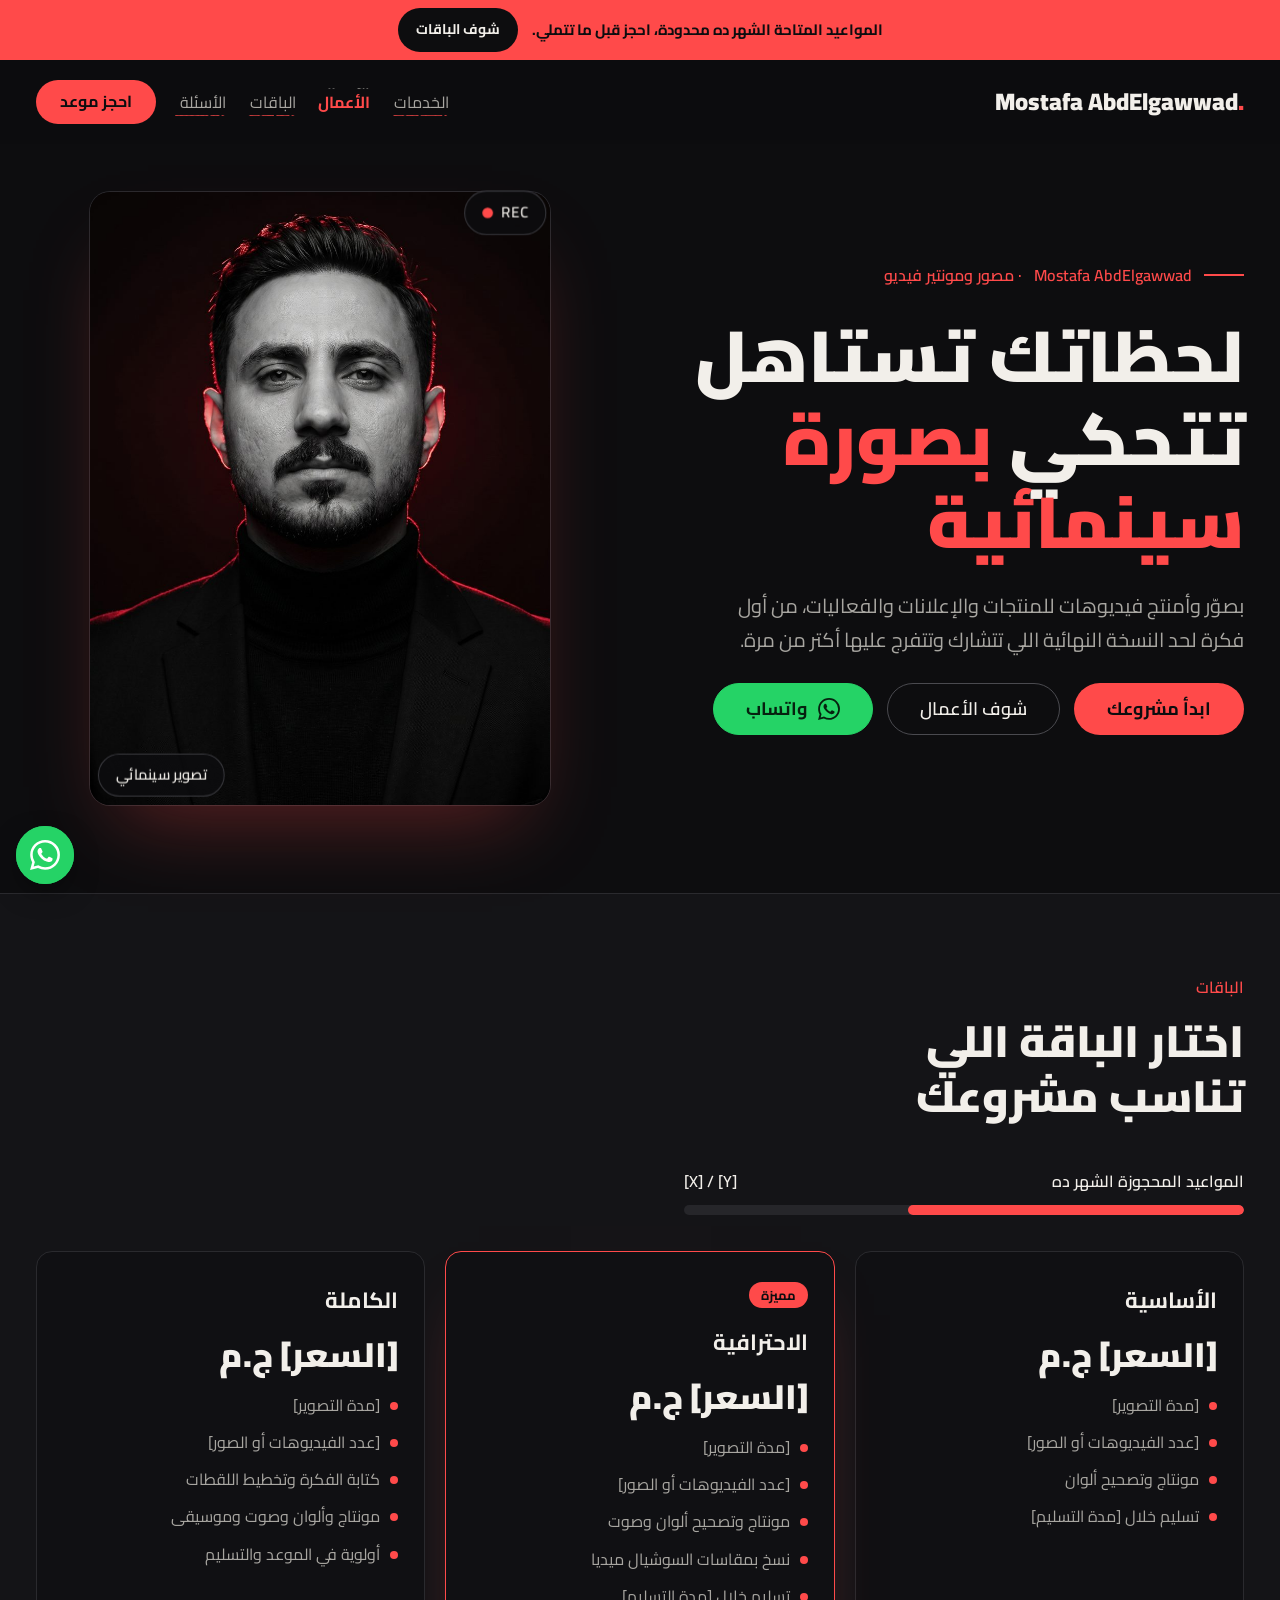
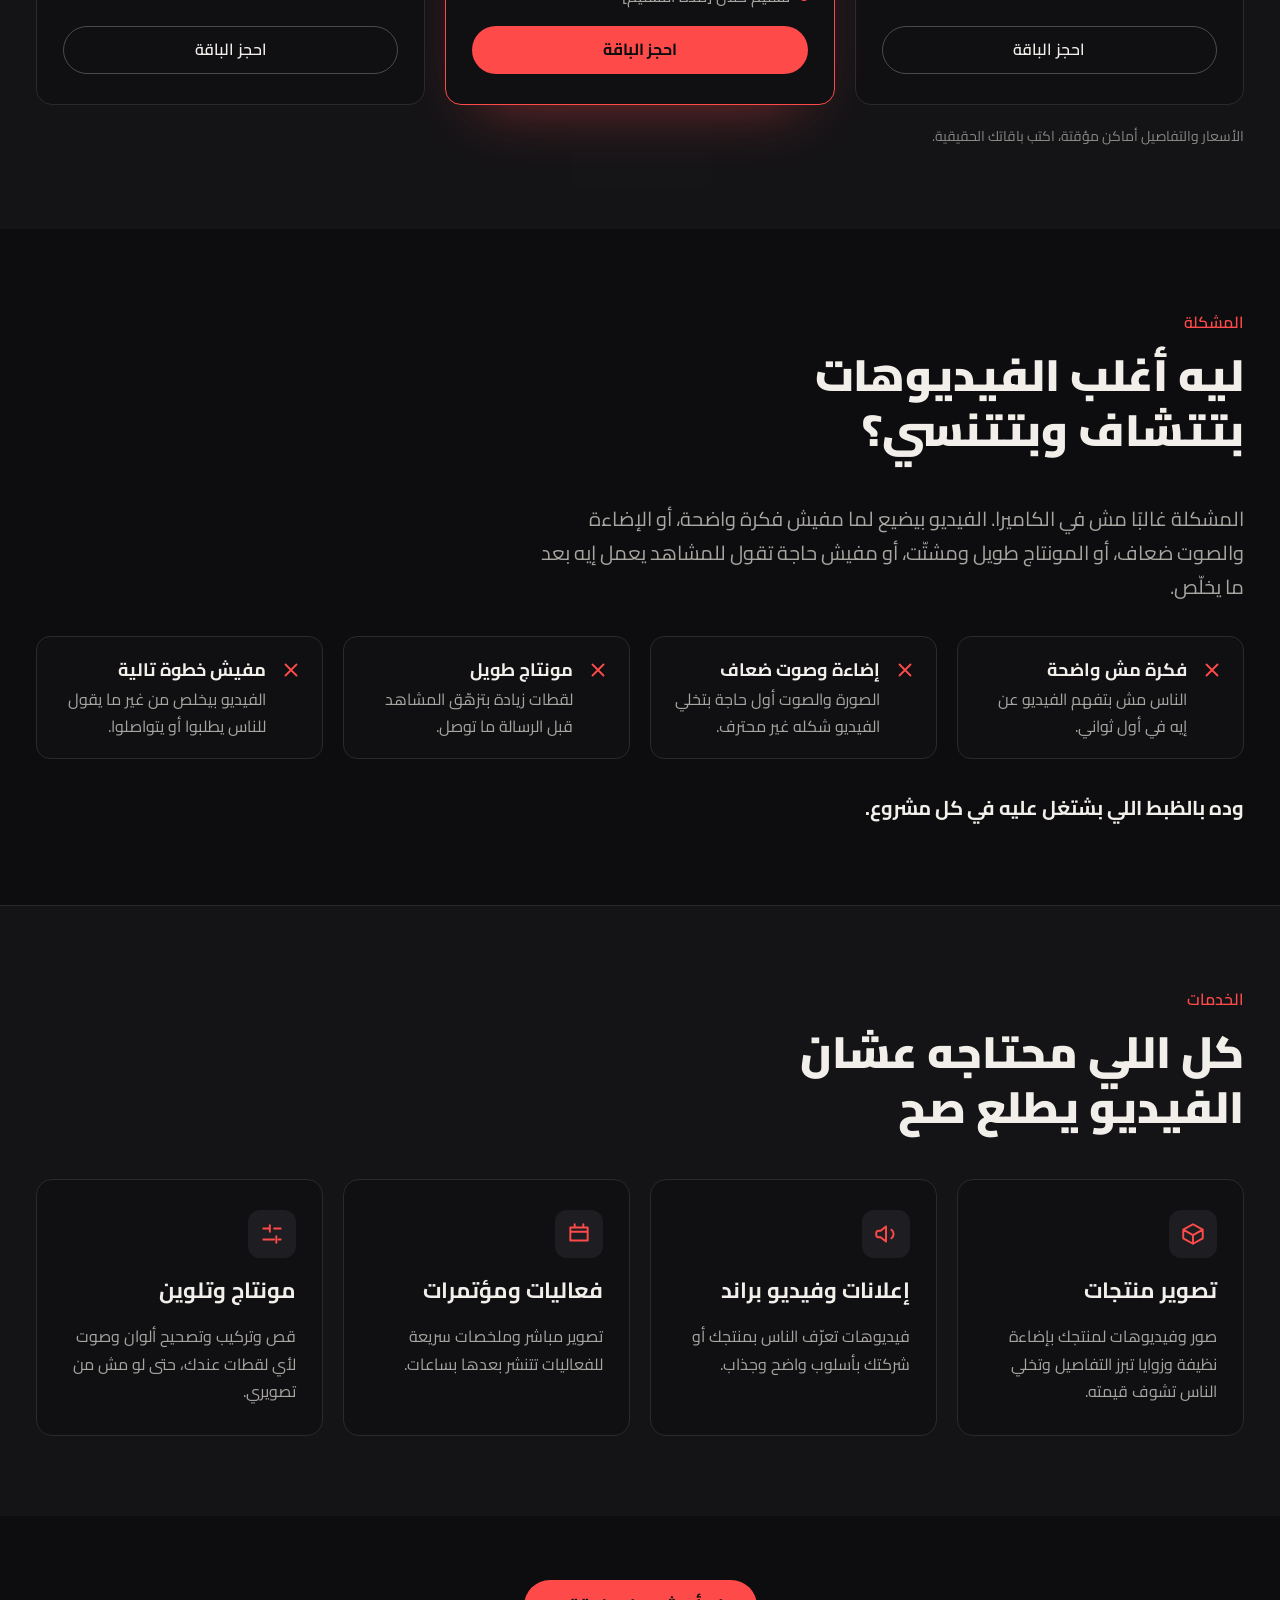
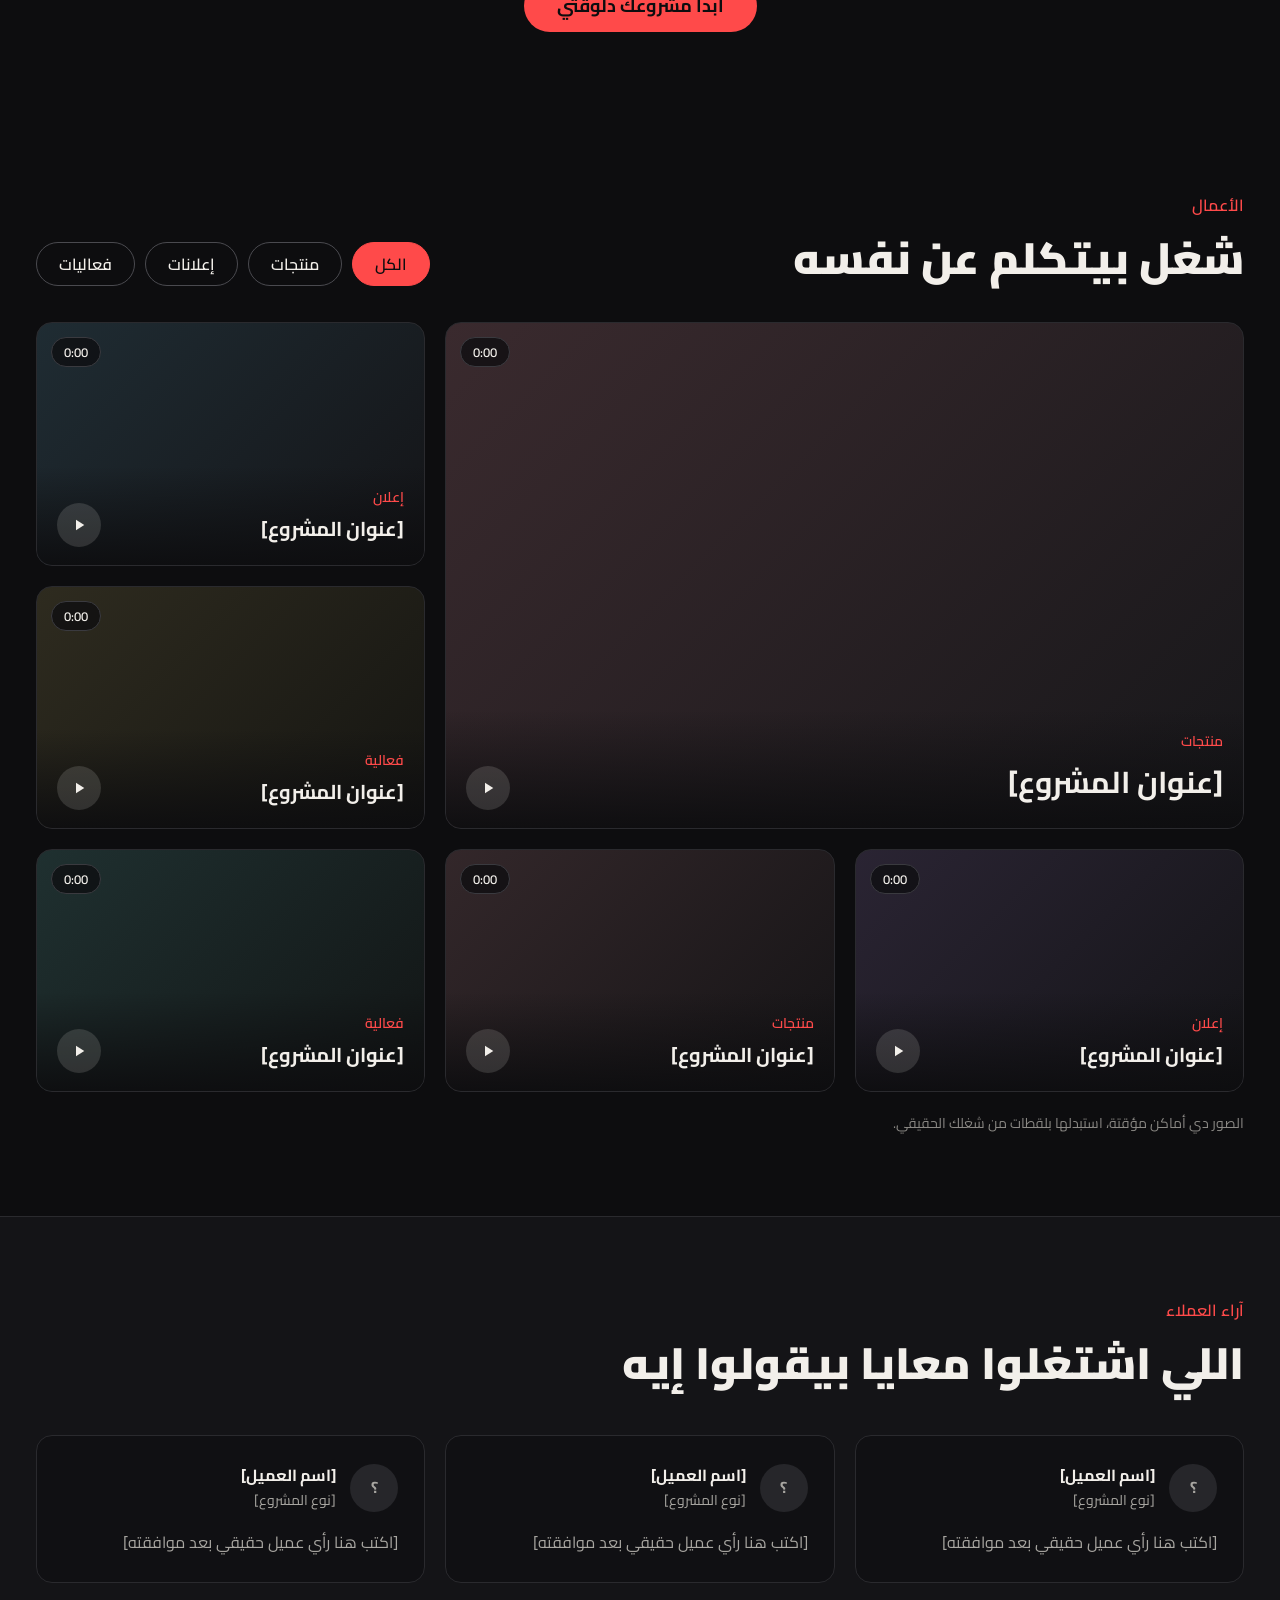
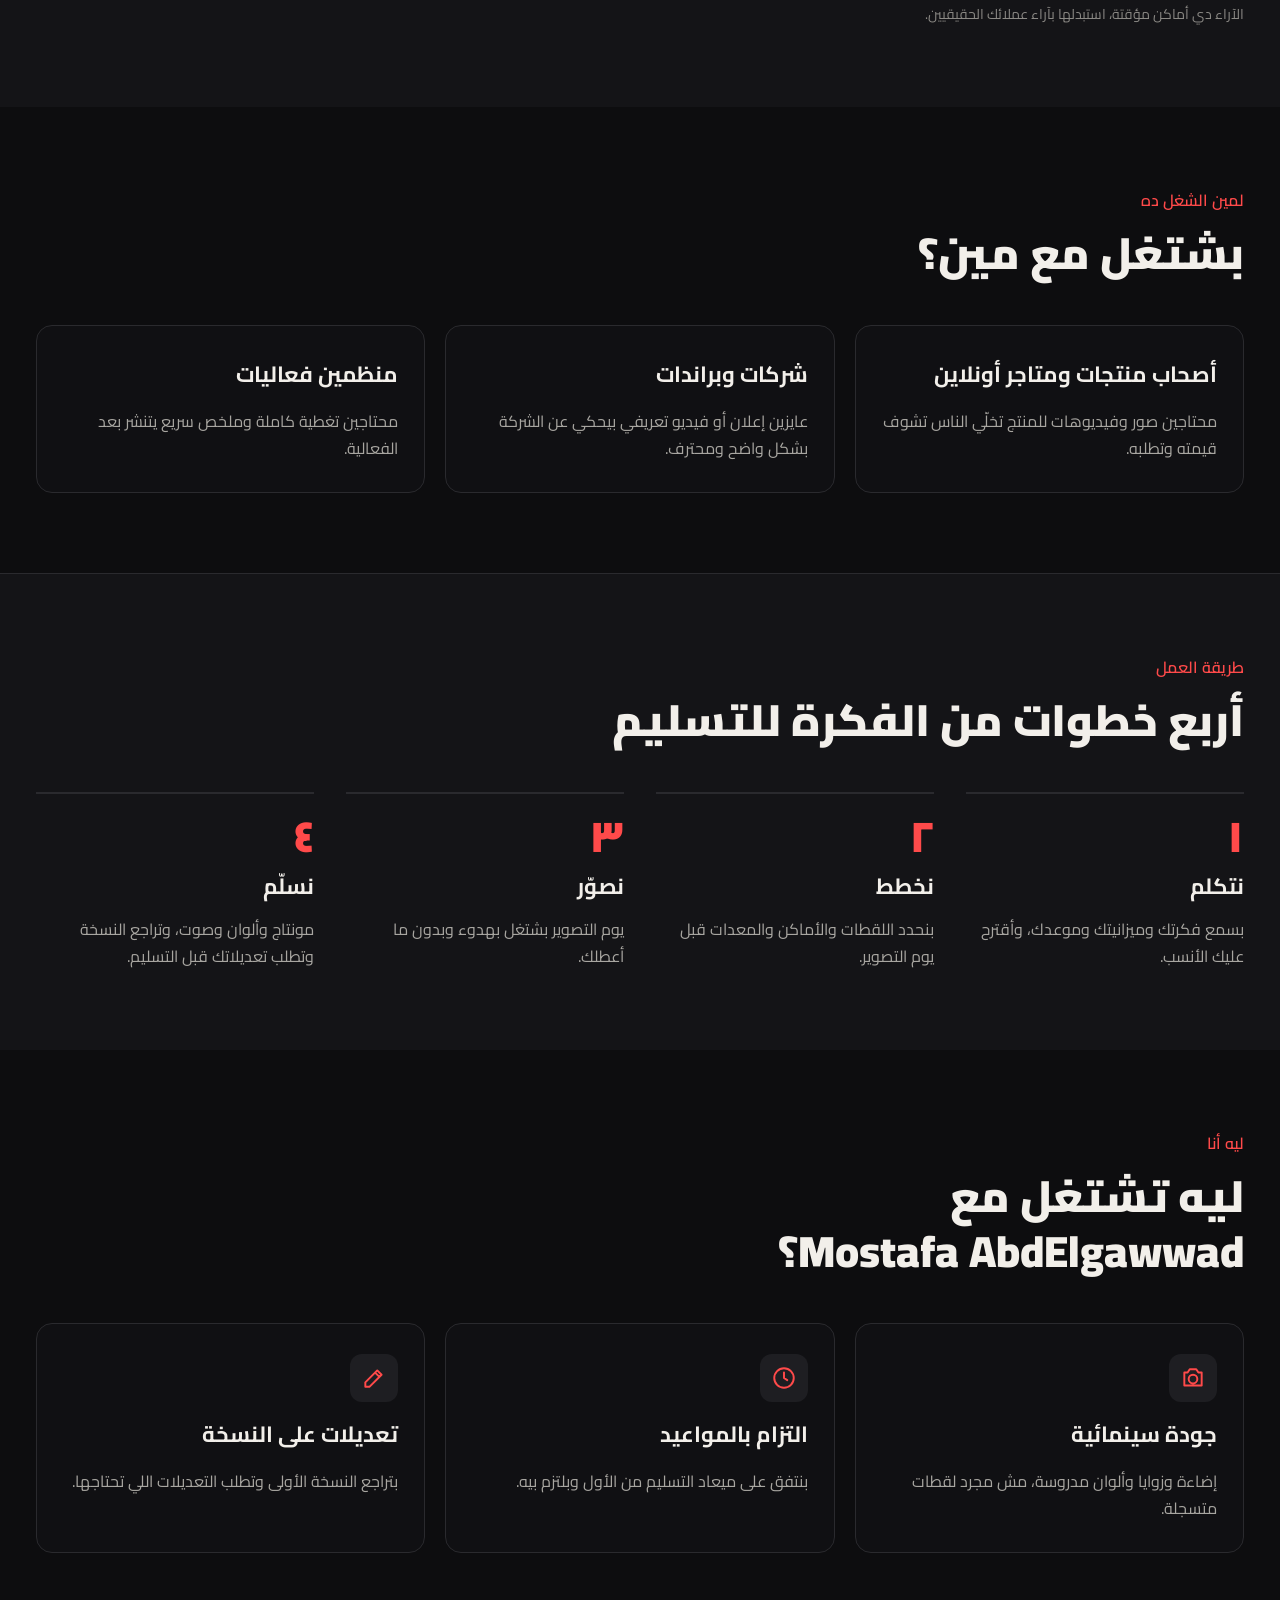
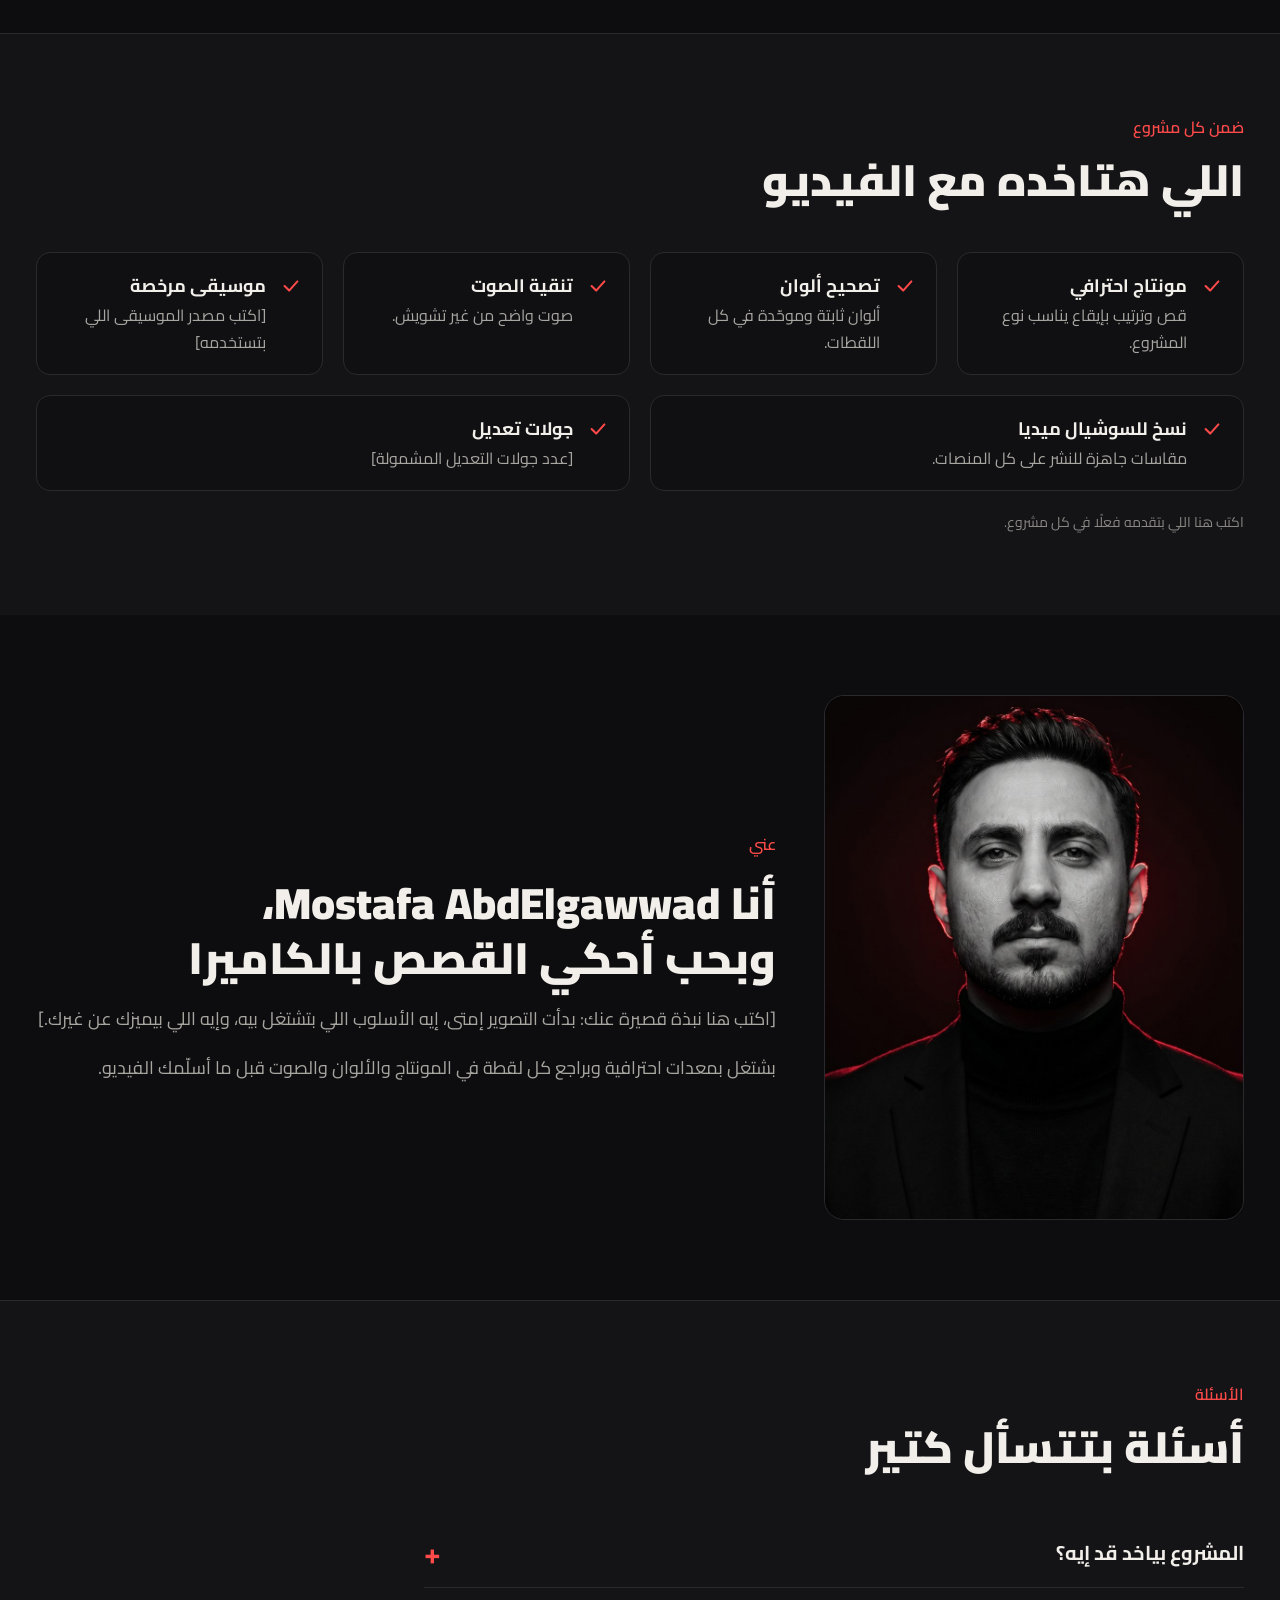
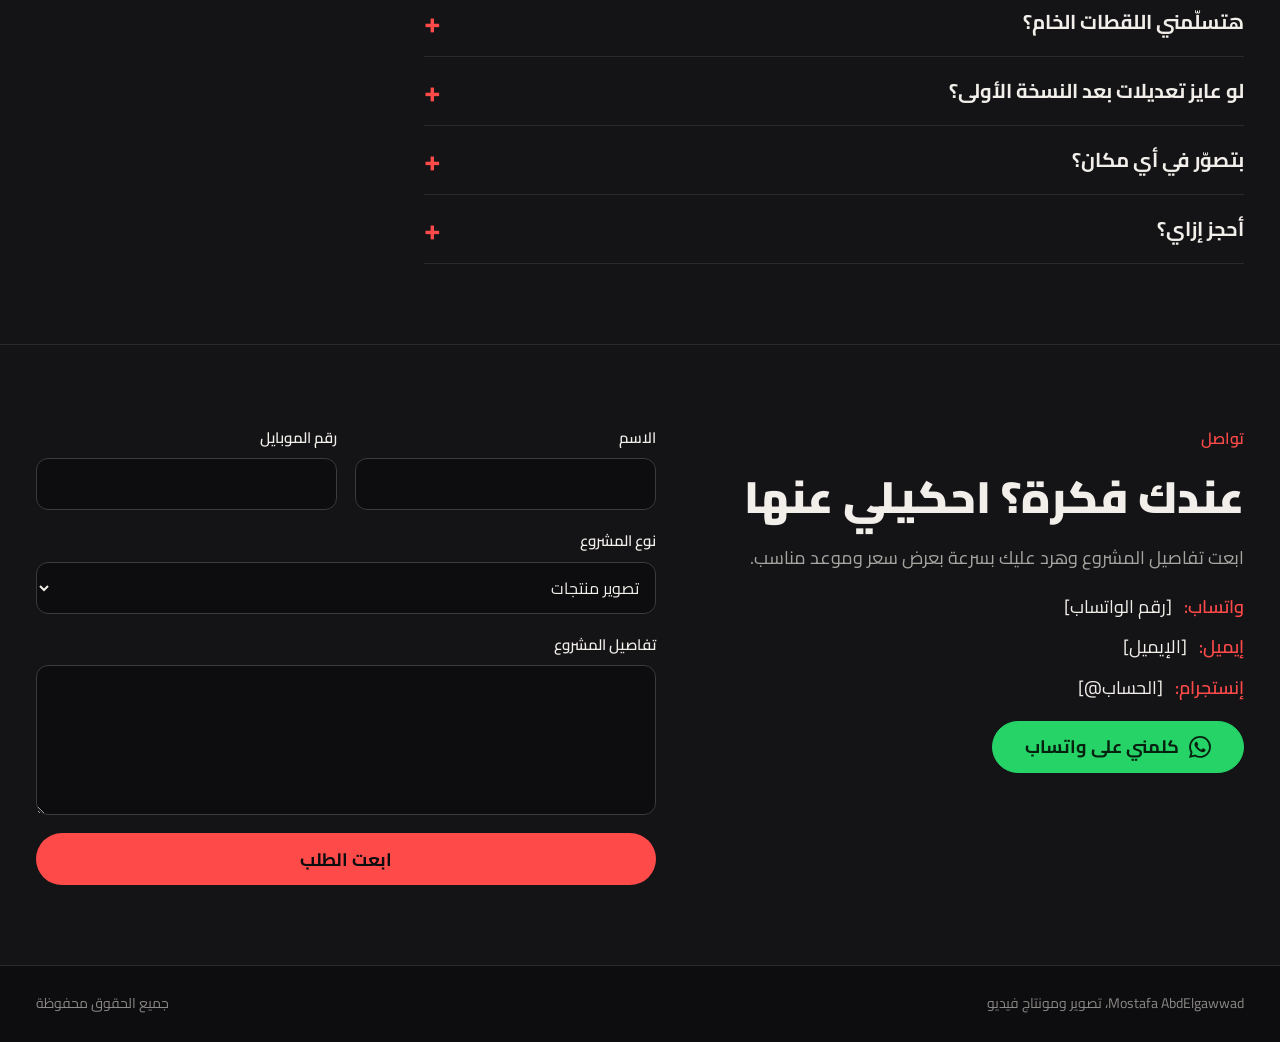
<file: index.html>
<!doctype html><html><head><meta charset=utf8><meta name=viewport content="width=device-width,initial-scale=1,viewport-fit=cover"><style>:root{color-scheme:light;box-sizing:border-box;padding-top:env(safe-area-inset-top,0px);padding-bottom:env(safe-area-inset-bottom,0px)}html{scroll-padding-top:env(safe-area-inset-top,0px)}body{margin:0;padding:0;font:14px -apple-system,BlinkMacSystemFont,sans-serif;background:#fff;color:#000}img{max-width:100%}[hidden]:not([hidden=until-found i]){display:none!important}</style></head><body>
<title>Mostafa AbdElgawwad</title>
<meta name="claude:viewport-fit-sides" content="cover">
<link rel="stylesheet" href="https://fonts.googleapis.com/css2?family=Cairo:wght@400;600;700;900&display=swap">
<style>
/* Layout: dark cinematic single-page, RTL, bands full width with a 1200px inner wrap */
:root{--bg:#0D0D0F;--band:#141417;--card:#101013;--line:#2A2A2E;--fg:#F2EFEA;--muted:#A8A6A1;--accent:#FF4A4A;--ink:#0D0D0F;color-scheme:dark;--font:'Cairo',system-ui,-apple-system,'Segoe UI',Tahoma,sans-serif}
*{box-sizing:border-box}
html{scroll-behavior:smooth}
body{margin:0;background:var(--bg);color:var(--fg);font-family:var(--font);font-size:16px;line-height:1.7;direction:rtl;overflow-x:hidden}
a{color:inherit;text-decoration:none}
a:focus-visible,button:focus-visible,input:focus-visible,select:focus-visible,textarea:focus-visible{outline:2px solid var(--fg);outline-offset:2px}
.wrap{max-width:1240px;margin:0 auto;padding-left:max(16px,env(safe-area-inset-left,0px));padding-right:max(16px,env(safe-area-inset-right,0px))}
.band{background:var(--band);border-top:1px solid var(--line)}
.section{padding-block:80px}
.eyebrow{color:var(--accent);font-weight:600}
h1,h2,h3{margin:0;text-wrap:balance}
h1{font-size:clamp(40px,7vw,72px);line-height:1.15;font-weight:900}
h2{font-size:clamp(30px,4.5vw,44px);line-height:1.25;font-weight:900}
h3{font-size:22px;font-weight:700}
p{margin:0}
.muted{color:var(--muted)}
.btn{display:inline-flex;align-items:center;justify-content:center;min-height:52px;padding:0 32px;border-radius:999px;font-family:inherit;font-weight:700;font-size:18px;cursor:pointer;border:1.5px solid transparent}
.btn-primary{background:var(--accent);color:var(--ink)}
.btn-ghost{border-color:#4A4A4F;color:var(--fg);background:transparent;font-weight:600}
header .wrap{display:flex;flex-wrap:wrap;gap:12px;align-items:center;justify-content:space-between;padding-block:20px}
.logo{font-weight:900;font-size:clamp(18px,5vw,24px)}
.logo span{color:var(--accent)}
nav{display:flex;flex-wrap:wrap;gap:8px 24px;align-items:center;color:var(--muted)}
nav a{padding:10px 0}
nav a.cta{padding:0 24px;min-height:44px;display:inline-flex;align-items:center;background:var(--accent);color:var(--ink);font-weight:700;border-radius:999px}
.hero{display:flex;flex-wrap:wrap;gap:48px;align-items:center;padding-block:48px 88px}
.hero>div{flex:1 1 420px;min-width:0}
.hero .copy{display:flex;flex-direction:column;gap:26px}
.hero .copy p{font-size:20px;max-width:520px}
.rule{display:flex;align-items:center;gap:12px}
.rule i{width:40px;height:2px;background:var(--accent);display:block}
.actions{display:flex;flex-wrap:wrap;gap:14px}
.reel{position:relative;aspect-ratio:16/10;max-width:100%;border-radius:20px;overflow:hidden;border:1px solid var(--line);background:radial-gradient(120% 90% at 30% 20%,#3A2A24 0%,#17171A 55%,#0D0D0F 100%);display:flex;align-items:center;justify-content:center}
.reel .rec{position:absolute;top:16px;right:18px;display:flex;gap:8px;align-items:center;font-size:13px;color:var(--muted);direction:ltr}
.reel .rec b{width:10px;height:10px;border-radius:50%;background:var(--accent);display:block}
.reel .play{width:88px;height:88px;border-radius:50%;border:none;background:var(--accent);color:var(--ink);display:flex;align-items:center;justify-content:center;cursor:pointer}
.reel .cap{position:absolute;bottom:14px;right:20px;left:20px;display:flex;justify-content:space-between;font-size:14px;color:var(--muted)}
.grid{display:flex;flex-wrap:wrap;gap:20px}
.grid>*{min-width:0}
.head{display:flex;flex-direction:column;gap:12px;max-width:640px;margin-bottom:44px}
.svc{flex:1 1 240px;padding:30px 26px;background:var(--card);border:1px solid var(--line);border-radius:16px;display:flex;flex-direction:column;gap:14px}
.svc .ic{width:48px;height:48px;border-radius:12px;background:#1E1E22;display:flex;align-items:center;justify-content:center;color:var(--accent)}
.workhead{display:flex;flex-wrap:wrap;gap:20px;justify-content:space-between;align-items:flex-end;margin-bottom:36px}
.workhead .head{margin:0}
.chips{display:flex;flex-wrap:wrap;gap:10px}
.chip{min-height:44px;padding:0 22px;border-radius:999px;font-family:inherit;font-size:16px;font-weight:600;cursor:pointer;background:transparent;color:var(--fg);border:1.5px solid #4A4A4F}
.chip[aria-pressed="true"]{background:var(--accent);color:var(--ink);border-color:var(--accent)}
.tile{flex:1 1 340px;position:relative;aspect-ratio:16/10;max-width:100%;border-radius:16px;overflow:hidden;border:1px solid var(--line);display:flex;align-items:flex-end}
.tile[hidden]{display:none}
.tile .bar{width:100%;padding:18px 20px;background:linear-gradient(0deg,rgba(13,13,15,.92),rgba(13,13,15,0));display:flex;justify-content:space-between;align-items:flex-end;gap:12px}
.tile .tag{font-size:14px;color:var(--accent);font-weight:600}
.tile .t{font-size:20px;font-weight:700}
.tile .pl{width:44px;height:44px;flex:none;border-radius:50%;background:rgba(242,239,234,.14);display:flex;align-items:center;justify-content:center}
.note{font-size:14px;color:#8A8884;margin-top:20px}
.step{flex:1 1 220px;border-top:2px solid var(--line);padding-top:20px;display:flex;flex-direction:column;gap:10px}
.step .n{font-size:44px;font-weight:900;color:var(--accent);line-height:1}
.about{display:flex;flex-wrap:wrap;gap:48px;align-items:center}
.about>*{min-width:0}
.about .ph{flex:1 1 320px;aspect-ratio:4/5;max-width:420px;border-radius:20px;border:1px solid var(--line);overflow:hidden}
.about .ph img{width:100%;height:100%;object-fit:cover;object-position:center 25%;display:block}
.about .tx{flex:1 1 420px;display:flex;flex-direction:column;gap:18px}
.about .tx p{font-size:18px}
.contact{display:flex;flex-wrap:wrap;gap:48px}
.contact>*{min-width:0}
.contact .info{flex:1 1 340px;display:flex;flex-direction:column;gap:18px}
.contact .info p{font-size:18px}
.contact dl{margin:0;display:flex;flex-direction:column;gap:10px;font-size:18px}
.contact dl div{display:flex;flex-wrap:wrap;gap:4px 12px}
.contact dt{color:var(--accent);font-weight:600}
.contact dd{margin:0;direction:ltr;user-select:all}
form{flex:1 1 420px;display:flex;flex-direction:column;gap:18px}
.row{display:flex;flex-wrap:wrap;gap:18px}
.row>div{flex:1 1 200px;min-width:0}
.f{display:flex;flex-direction:column;gap:8px}
label{font-size:15px;font-weight:600}
input,select,textarea{width:100%;background:var(--bg);color:var(--fg);border:1.5px solid #3A3A3F;border-radius:12px;font-family:inherit;font-size:16px;padding:0 16px}
input,select{min-height:52px}
textarea{padding:14px 16px;resize:vertical}
.ok{padding:14px 18px;border-radius:12px;border:1.5px solid var(--accent);color:var(--fg)}
footer{border-top:1px solid var(--line)}
footer .wrap{display:flex;flex-wrap:wrap;gap:8px 16px;justify-content:space-between;padding-block:26px;color:#8A8884;font-size:14px}
/* Sales-page blocks: top banner, packages, problem, proof, audience, included, FAQ */
.topbar{background:var(--accent);color:var(--ink);padding:8px max(16px,env(safe-area-inset-right,0px)) 8px max(16px,env(safe-area-inset-left,0px));font-weight:700;font-size:15px;display:flex;flex-wrap:wrap;gap:6px 14px;justify-content:center;align-items:center;text-align:center}
.topbar a{background:var(--ink);color:var(--fg);padding:0 18px;min-height:44px;display:inline-flex;align-items:center;border-radius:999px;font-size:14px}
.slots{max-width:560px;display:flex;flex-direction:column;gap:10px;margin-bottom:36px}
.slots-top{display:flex;justify-content:space-between;gap:12px;font-weight:600}
.meter{height:10px;background:#26262A;border-radius:999px;overflow:hidden}
.meter i{display:block;height:100%;width:60%;background:var(--accent);border-radius:999px}
.pkg{flex:1 1 260px;padding:30px 26px;background:var(--card);border:1px solid var(--line);border-radius:16px;display:flex;flex-direction:column;gap:16px}
.pkg.hot{border-color:var(--accent);box-shadow:0 30px 60px -34px rgba(255,74,74,.5)}
.pkg .tagline{align-self:flex-start;font-size:13px;font-weight:700;color:var(--ink);background:var(--accent);padding:2px 12px;border-radius:999px}
.pkg .price{font-size:34px;font-weight:900;line-height:1.2}
.pkg ul{list-style:none;margin:0;padding:0;display:flex;flex-direction:column;gap:10px;color:var(--muted)}
.pkg li{display:flex;gap:10px;align-items:flex-start}
.pkg li::before{content:"";flex:none;width:8px;height:8px;margin-top:10px;border-radius:50%;background:var(--accent)}
.pkg .btn{margin-top:auto;min-height:48px;font-size:16px}
.inc{flex:1 1 280px;display:flex;gap:14px;align-items:flex-start;padding:18px 20px;border:1px solid var(--line);border-radius:14px;background:var(--card)}
.inc svg{flex:none;color:var(--accent);margin-top:4px}
.inc b{display:block;font-size:18px}
.q{flex:1 1 280px;padding:26px;background:var(--card);border:1px solid var(--line);border-radius:16px;display:flex;flex-direction:column;gap:16px}
.q .who{display:flex;align-items:center;gap:14px}
.q .av{width:48px;height:48px;border-radius:50%;background:#26262A;display:flex;align-items:center;justify-content:center;color:var(--muted);font-weight:700}
.cta-row{display:flex;justify-content:center;padding-block:0 80px}
.lead{font-size:20px;max-width:720px}
.faq{max-width:820px;display:flex;flex-direction:column}
.faq details{border-bottom:1px solid var(--line);padding:6px 0}
.faq summary{cursor:pointer;list-style:none;display:flex;justify-content:space-between;align-items:center;gap:16px;min-height:56px;font-weight:700;font-size:20px}
.faq summary::-webkit-details-marker{display:none}
.faq summary::after{content:"+";color:var(--accent);font-size:30px;line-height:1;transition:transform .3s}
.faq details[open] summary::after{transform:rotate(45deg)}
.faq details p{padding:0 0 18px;color:var(--muted);font-size:17px}
/* Works grid, project dialog, WhatsApp, responsive nav */
.works{display:grid;gap:20px;grid-template-columns:minmax(0,1fr)}
.works>*{min-width:0}
@media (min-width:640px){.works{grid-template-columns:repeat(2,minmax(0,1fr))}}
@media (min-width:960px){.works{grid-template-columns:repeat(3,minmax(0,1fr));grid-auto-flow:dense}.works .tile.feat{grid-column:span 2;grid-row:span 2;aspect-ratio:auto;height:100%;min-height:320px}}
.tile{flex:none;width:100%;padding:0;font-family:inherit;color:var(--fg);text-align:start;cursor:pointer}
.tile .tag,.tile .t{display:block}
.tile .bar>span:first-child{min-width:0}
.tile.feat .t{font-size:clamp(22px,2.4vw,30px)}
.tile .dur{position:absolute;top:14px;left:14px;direction:ltr;font-size:13px;font-weight:600;padding:2px 12px;border-radius:999px;background:rgba(13,13,15,.75);border:1px solid #3A3A3F}
.tile:hover .pl,.tile:focus-visible .pl{background:var(--accent);color:var(--ink)}
dialog{width:min(920px,calc(100% - 24px));max-height:90vh;padding:0;border:1px solid var(--line);border-radius:20px;background:var(--band);color:var(--fg);font-family:inherit;direction:rtl;overflow:auto}
dialog::backdrop{background:rgba(0,0,0,.74)}
dialog[open]{animation:dlgIn .5s cubic-bezier(.2,.8,.2,1)}
@keyframes dlgIn{from{opacity:0;transform:perspective(1200px) rotateX(-18deg) translateY(30px) scale(.96)}to{opacity:1;transform:none}}
.dlg-body{display:flex;flex-direction:column;gap:16px;padding:20px}
.dlg-top{display:flex;justify-content:space-between;align-items:flex-start;gap:12px}
.dlg-top .tg{display:block;color:var(--accent);font-weight:600;font-size:14px}
.dlg-x{flex:none;width:44px;height:44px;border-radius:50%;border:1.5px solid #4A4A4F;background:transparent;color:var(--fg);display:flex;align-items:center;justify-content:center;cursor:pointer}
.player{position:relative;aspect-ratio:16/9;max-width:100%;border-radius:14px;border:1px solid var(--line);display:flex;align-items:center;justify-content:center;color:var(--fg)}
.player .big{width:76px;height:76px;border-radius:50%;background:var(--accent);color:var(--ink);display:flex;align-items:center;justify-content:center}
.player .pcap{position:absolute;bottom:12px;right:16px;font-size:14px;color:var(--muted)}
.dlg-actions{display:flex;flex-wrap:wrap;gap:12px;justify-content:space-between;align-items:center}
.dlg-actions .pn{display:flex;gap:10px}
.btn.sm{min-height:44px;padding:0 20px;font-size:16px}
.btn.wa{background:#25D366;border-color:#25D366;color:#06210F;gap:10px}
.wa-fab{position:fixed;bottom:calc(16px + env(safe-area-inset-bottom,0px));left:max(16px,env(safe-area-inset-left,0px));z-index:25;width:58px;height:58px;border-radius:50%;background:#25D366;color:#fff;display:flex;align-items:center;justify-content:center;box-shadow:0 10px 30px -8px rgba(0,0,0,.6)}
.wa-fab::after{content:"";position:absolute;inset:0;border-radius:50%;border:2px solid #25D366;animation:ring 2.6s ease-out infinite}
@keyframes ring{from{transform:scale(1);opacity:.7}to{transform:scale(1.55);opacity:0}}
@media (max-width:699px){
  header .wrap{gap:4px}
  header .logo{width:100%}
  nav{width:100%;flex-wrap:nowrap;overflow-x:auto;gap:4px 22px;scrollbar-width:none}
  nav::-webkit-scrollbar{display:none}
  nav a{flex:none;white-space:nowrap}
  .actions .btn{flex:1 1 100%}
  .dlg-actions .btn.wa{flex:1 1 100%}
  .dlg-actions .pn{width:100%}
  .dlg-actions .pn .btn{flex:1}
  .wa-fab{width:54px;height:54px}
}
@media (min-width:1100px){.hero{gap:72px}}
/* 3D motion: sticky header, cube-flip nav links, tilting portrait, scroll-in tilt */
body::before{content:"";position:fixed;inset:0 0 auto;height:env(safe-area-inset-top,0px);z-index:30;background:var(--bg)}
[id]{scroll-margin-top:20px}
.fl{display:inline-block;perspective:500px;padding:8px 0}
.fl span{display:block;position:relative;height:28px;line-height:28px;color:transparent;transform-style:preserve-3d;transform:translateZ(-14px);transition:transform .55s cubic-bezier(.2,.8,.2,1)}
.fl span::before,.fl span::after{content:attr(data-t);position:absolute;inset:0;white-space:nowrap}
.fl span::before{color:var(--muted);transform:translateZ(14px)}
.fl span::after{color:var(--accent);font-weight:700;transform:rotateX(-90deg) translateZ(14px)}
.fl:hover span,.fl:focus-visible span,.fl.on span{transform:translateZ(-14px) rotateX(90deg)}
nav a.cta{transition:transform .35s cubic-bezier(.2,.8,.2,1)}
nav a.cta:hover{transform:perspective(500px) rotateX(-16deg) translateY(-2px)}
.stage{perspective:1100px;max-width:460px;margin-inline:auto}
.float{animation:sway 9s ease-in-out infinite;transform-style:preserve-3d}
.card3d{position:relative;aspect-ratio:3/4;border-radius:20px;transform-style:preserve-3d;transition:transform .2s ease-out;box-shadow:0 40px 80px -30px rgba(255,74,74,.35),0 0 0 1px var(--line)}
.card3d img{width:100%;height:100%;object-fit:cover;object-position:center top;border-radius:20px;display:block}
.badge{position:absolute;display:inline-flex;align-items:center;gap:8px;padding:8px 16px;border-radius:999px;background:rgba(13,13,15,.8);border:1px solid #3A3A3F;font-size:14px;font-weight:600}
.badge b{width:10px;height:10px;border-radius:50%;background:var(--accent);display:block}
.b1{top:18px;right:18px;transform:translateZ(70px);direction:ltr}
.b2{bottom:22px;left:18px;transform:translateZ(50px)}
.tile{transition:transform .2s ease-out}
.rise-d{animation:riseD .85s cubic-bezier(.2,.8,.2,1) both}
.rise-u{animation:riseU .85s cubic-bezier(.2,.8,.2,1) both}
@keyframes riseD{from{opacity:0;transform:perspective(1000px) rotateX(16deg) translateY(44px)}to{opacity:1;transform:none}}
@keyframes riseU{from{opacity:0;transform:perspective(1000px) rotateX(-16deg) translateY(-44px)}to{opacity:1;transform:none}}
header{position:sticky;top:env(safe-area-inset-top,0px);z-index:20;background:rgba(13,13,15,.9);-webkit-backdrop-filter:blur(10px);backdrop-filter:blur(10px);transform-origin:50% 0;transition:transform .55s cubic-bezier(.2,.8,.2,1),opacity .4s ease}
header.hide{transform:perspective(900px) rotateX(-75deg) translateY(-100%);opacity:0;pointer-events:none}
nav a.pop{animation:navIn .6s cubic-bezier(.2,.8,.2,1) both}
@keyframes navIn{from{opacity:0;transform:perspective(500px) rotateX(-85deg)}to{opacity:1;transform:none}}
@keyframes sway{0%,100%{transform:rotateY(-6deg) rotateX(2deg)}50%{transform:rotateY(6deg) rotateX(-2deg)}}
@media (prefers-reduced-motion:reduce){html{scroll-behavior:auto}.float,.rise-d,.rise-u,nav a.pop{animation:none}header,.fl span,.tile,nav a.cta{transition:none}}
@media (max-width:560px){.section{padding-block:56px}.hero{padding-block:24px 56px}}
</style>

<div class="topbar"><span>المواعيد المتاحة الشهر ده محدودة، احجز قبل ما تتملي.</span><a href="#offer">شوف الباقات</a></div>
<header>
<div class="wrap">
<a class="logo" href="#top" dir="ltr">Mostafa AbdElgawwad<span>.</span></a>
<nav aria-label="القائمة الرئيسية">
<a class="fl" href="#services"><span data-t="الخدمات">الخدمات</span></a>
<a class="fl" href="#work"><span data-t="الأعمال">الأعمال</span></a>
<a class="fl" href="#offer"><span data-t="الباقات">الباقات</span></a>
<a class="fl" href="#faq"><span data-t="الأسئلة">الأسئلة</span></a>
<a class="cta" href="#contact">احجز موعد</a>
</nav>
</div>
</header>

<main id="top">
<section class="wrap hero">
<div class="copy">
<div class="rule eyebrow"><i></i><bdi>Mostafa AbdElgawwad</bdi> · مصور ومونتير فيديو</div>
<h1>لحظاتك تستاهل تتحكي <span style="color:var(--accent)">بصورة سينمائية</span></h1>
<p class="muted">بصوّر وأمنتج فيديوهات للمنتجات والإعلانات والفعاليات، من أول فكرة لحد النسخة النهائية اللي تتشارك وتتفرج عليها أكتر من مرة.</p>
<div class="actions">
<a class="btn btn-primary" href="#contact">ابدأ مشروعك</a>
<a class="btn btn-ghost" href="#work">شوف الأعمال</a>
<a class="btn wa" href="#contact" data-msg="أهلًا Mostafa، عايز أحجز تصوير لمشروعي."><svg width="22" height="22" fill="currentColor" aria-hidden="true"><use href="#i-wa"/></svg>واتساب</a>
</div>
</div>
<div>
<div class="stage" id="stage"><div class="float"><div class="card3d" id="card">
<img src="portrait.jpg" alt="Mostafa AbdElgawwad" width="900" height="1205">
<div class="badge b1"><b></b>REC</div>
<div class="badge b2">تصوير سينمائي</div>
</div></div></div>
</div>
</section>

<section id="offer" class="band">
<div class="wrap section">
<div class="head"><span class="eyebrow">الباقات</span><h2>اختار الباقة اللي تناسب مشروعك</h2></div>
<div class="slots">
<div class="slots-top"><span>المواعيد المحجوزة الشهر ده</span><span dir="ltr">[X] / [Y]</span></div>
<div class="meter" aria-hidden="true"><i></i></div>
</div>
<div class="grid">
<div class="pkg"><h3>الأساسية</h3><div class="price">[السعر] ج.م</div>
<ul><li>[مدة التصوير]</li><li>[عدد الفيديوهات أو الصور]</li><li>مونتاج وتصحيح ألوان</li><li>تسليم خلال [مدة التسليم]</li></ul>
<a class="btn btn-ghost" href="#contact">احجز الباقة</a></div>
<div class="pkg hot"><span class="tagline">مميزة</span><h3>الاحترافية</h3><div class="price">[السعر] ج.م</div>
<ul><li>[مدة التصوير]</li><li>[عدد الفيديوهات أو الصور]</li><li>مونتاج وتصحيح ألوان وصوت</li><li>نسخ بمقاسات السوشيال ميديا</li><li>تسليم خلال [مدة التسليم]</li></ul>
<a class="btn btn-primary" href="#contact">احجز الباقة</a></div>
<div class="pkg"><h3>الكاملة</h3><div class="price">[السعر] ج.م</div>
<ul><li>[مدة التصوير]</li><li>[عدد الفيديوهات أو الصور]</li><li>كتابة الفكرة وتخطيط اللقطات</li><li>مونتاج وألوان وصوت وموسيقى</li><li>أولوية في الموعد والتسليم</li></ul>
<a class="btn btn-ghost" href="#contact">احجز الباقة</a></div>
</div>
<p class="note">الأسعار والتفاصيل أماكن مؤقتة، اكتب باقاتك الحقيقية.</p>
</div>
</section>

<section id="problem">
<div class="wrap section">
<div class="head"><span class="eyebrow">المشكلة</span><h2>ليه أغلب الفيديوهات بتتشاف وبتتنسي؟</h2></div>
<p class="lead muted" style="margin-bottom:32px">المشكلة غالبًا مش في الكاميرا. الفيديو بيضيع لما مفيش فكرة واضحة، أو الإضاءة والصوت ضعاف، أو المونتاج طويل ومشتّت، أو مفيش حاجة تقول للمشاهد يعمل إيه بعد ما يخلّص.</p>
<div class="grid">
<div class="inc"><svg width="22" height="22" viewBox="0 0 24 24" fill="none" stroke="currentColor" stroke-width="2" stroke-linecap="round" aria-hidden="true"><path d="M6 6l12 12M18 6L6 18"/></svg><div><b>فكرة مش واضحة</b><span class="muted">الناس مش بتفهم الفيديو عن إيه في أول ثواني.</span></div></div>
<div class="inc"><svg width="22" height="22" viewBox="0 0 24 24" fill="none" stroke="currentColor" stroke-width="2" stroke-linecap="round" aria-hidden="true"><path d="M6 6l12 12M18 6L6 18"/></svg><div><b>إضاءة وصوت ضعاف</b><span class="muted">الصورة والصوت أول حاجة بتخلي الفيديو شكله غير محترف.</span></div></div>
<div class="inc"><svg width="22" height="22" viewBox="0 0 24 24" fill="none" stroke="currentColor" stroke-width="2" stroke-linecap="round" aria-hidden="true"><path d="M6 6l12 12M18 6L6 18"/></svg><div><b>مونتاج طويل</b><span class="muted">لقطات زيادة بتزهّق المشاهد قبل الرسالة ما توصل.</span></div></div>
<div class="inc"><svg width="22" height="22" viewBox="0 0 24 24" fill="none" stroke="currentColor" stroke-width="2" stroke-linecap="round" aria-hidden="true"><path d="M6 6l12 12M18 6L6 18"/></svg><div><b>مفيش خطوة تالية</b><span class="muted">الفيديو بيخلص من غير ما يقول للناس يطلبوا أو يتواصلوا.</span></div></div>
</div>
<p class="lead" style="margin-top:32px;font-weight:700">وده بالظبط اللي بشتغل عليه في كل مشروع.</p>
</div>
</section>

<section id="services" class="band">
<div class="wrap section">
<div class="head"><span class="eyebrow">الخدمات</span><h2>كل اللي محتاجه عشان الفيديو يطلع صح</h2></div>
<div class="grid">
<div class="svc"><div class="ic"><svg width="26" height="26" viewBox="0 0 24 24" fill="none" stroke="currentColor" stroke-width="1.8" stroke-linecap="round" stroke-linejoin="round" aria-hidden="true"><path d="M21 8l-9-5-9 5v8l9 5 9-5V8zM3 8l9 5 9-5M12 13v8"/></svg></div><h3>تصوير منتجات</h3><p class="muted">صور وفيديوهات لمنتجك بإضاءة نظيفة وزوايا تبرز التفاصيل وتخلي الناس تشوف قيمته.</p></div>
<div class="svc"><div class="ic"><svg width="26" height="26" viewBox="0 0 24 24" fill="none" stroke="currentColor" stroke-width="1.8" stroke-linecap="round" stroke-linejoin="round" aria-hidden="true"><path d="M3 11v2a2 2 0 0 0 2 2h2l5 4V5L7 9H5a2 2 0 0 0-2 2zm14-3a5 5 0 0 1 0 8"/></svg></div><h3>إعلانات وفيديو براند</h3><p class="muted">فيديوهات تعرّف الناس بمنتجك أو شركتك بأسلوب واضح وجذاب.</p></div>
<div class="svc"><div class="ic"><svg width="26" height="26" viewBox="0 0 24 24" fill="none" stroke="currentColor" stroke-width="1.8" stroke-linecap="round" stroke-linejoin="round" aria-hidden="true"><path d="M4 6h16v12H4zM8 3v3M16 3v3M4 10h16"/></svg></div><h3>فعاليات ومؤتمرات</h3><p class="muted">تصوير مباشر وملخصات سريعة للفعاليات تتنشر بعدها بساعات.</p></div>
<div class="svc"><div class="ic"><svg width="26" height="26" viewBox="0 0 24 24" fill="none" stroke="currentColor" stroke-width="1.8" stroke-linecap="round" stroke-linejoin="round" aria-hidden="true"><path d="M4 7h6M14 7h6M4 17h10M18 17h2M10 4v6M16 14v6"/></svg></div><h3>مونتاج وتلوين</h3><p class="muted">قص وتركيب وتصحيح ألوان وصوت لأي لقطات عندك، حتى لو مش من تصويري.</p></div>
</div>
</div>
</section>

<div class="cta-row" style="padding-top:64px"><a class="btn btn-primary" href="#contact">ابدأ مشروعك دلوقتي</a></div>

<section id="work">
<div class="wrap section">
<div class="workhead">
<div class="head"><span class="eyebrow">الأعمال</span><h2>شغل بيتكلم عن نفسه</h2></div>
<div class="chips" role="group" aria-label="تصفية الأعمال">
<button class="chip" type="button" data-f="all" aria-pressed="true">الكل</button>
<button class="chip" type="button" data-f="product" aria-pressed="false">منتجات</button>
<button class="chip" type="button" data-f="ad" aria-pressed="false">إعلانات</button>
<button class="chip" type="button" data-f="event" aria-pressed="false">فعاليات</button>
</div>
</div>
<div class="works" id="tiles">
<button class="tile" type="button" data-c="product" data-dur="0:00" data-desc="[وصف قصير: المطلوب في المشروع، وإيه اللي عملته، والنتيجة]" style="background:linear-gradient(135deg,#3A2A2E,#17171A)"><span class="dur">0:00</span><span class="bar"><span><span class="tag">منتجات</span><span class="t">[عنوان المشروع]</span></span><span class="pl"><svg width="18" height="18" viewBox="0 0 24 24" fill="currentColor" aria-hidden="true"><path d="M8 5v14l11-7z"/></svg></span></span></button>
<button class="tile" type="button" data-c="ad" data-dur="0:00" data-desc="[وصف قصير: المطلوب في المشروع، وإيه اللي عملته، والنتيجة]" style="background:linear-gradient(135deg,#1F2C33,#141417)"><span class="dur">0:00</span><span class="bar"><span><span class="tag">إعلان</span><span class="t">[عنوان المشروع]</span></span><span class="pl"><svg width="18" height="18" viewBox="0 0 24 24" fill="currentColor" aria-hidden="true"><path d="M8 5v14l11-7z"/></svg></span></span></button>
<button class="tile" type="button" data-c="event" data-dur="0:00" data-desc="[وصف قصير: المطلوب في المشروع، وإيه اللي عملته، والنتيجة]" style="background:linear-gradient(135deg,#2E2B1F,#151512)"><span class="dur">0:00</span><span class="bar"><span><span class="tag">فعالية</span><span class="t">[عنوان المشروع]</span></span><span class="pl"><svg width="18" height="18" viewBox="0 0 24 24" fill="currentColor" aria-hidden="true"><path d="M8 5v14l11-7z"/></svg></span></span></button>
<button class="tile" type="button" data-c="ad" data-dur="0:00" data-desc="[وصف قصير: المطلوب في المشروع، وإيه اللي عملته، والنتيجة]" style="background:linear-gradient(135deg,#2A2433,#141417)"><span class="dur">0:00</span><span class="bar"><span><span class="tag">إعلان</span><span class="t">[عنوان المشروع]</span></span><span class="pl"><svg width="18" height="18" viewBox="0 0 24 24" fill="currentColor" aria-hidden="true"><path d="M8 5v14l11-7z"/></svg></span></span></button>
<button class="tile" type="button" data-c="product" data-dur="0:00" data-desc="[وصف قصير: المطلوب في المشروع، وإيه اللي عملته، والنتيجة]" style="background:linear-gradient(135deg,#33272A,#151416)"><span class="dur">0:00</span><span class="bar"><span><span class="tag">منتجات</span><span class="t">[عنوان المشروع]</span></span><span class="pl"><svg width="18" height="18" viewBox="0 0 24 24" fill="currentColor" aria-hidden="true"><path d="M8 5v14l11-7z"/></svg></span></span></button>
<button class="tile" type="button" data-c="event" data-dur="0:00" data-desc="[وصف قصير: المطلوب في المشروع، وإيه اللي عملته، والنتيجة]" style="background:linear-gradient(135deg,#1F3030,#121515)"><span class="dur">0:00</span><span class="bar"><span><span class="tag">فعالية</span><span class="t">[عنوان المشروع]</span></span><span class="pl"><svg width="18" height="18" viewBox="0 0 24 24" fill="currentColor" aria-hidden="true"><path d="M8 5v14l11-7z"/></svg></span></span></button>
</div>
<p class="note">الصور دي أماكن مؤقتة، استبدلها بلقطات من شغلك الحقيقي.</p>
</div>
</section>

<section id="proof" class="band">
<div class="wrap section">
<div class="head"><span class="eyebrow">آراء العملاء</span><h2>اللي اشتغلوا معايا بيقولوا إيه</h2></div>
<div class="grid">
<div class="q"><div class="who"><div class="av" aria-hidden="true">؟</div><div><b>[اسم العميل]</b><div class="muted" style="font-size:14px">[نوع المشروع]</div></div></div><p class="muted">[اكتب هنا رأي عميل حقيقي بعد موافقته]</p></div>
<div class="q"><div class="who"><div class="av" aria-hidden="true">؟</div><div><b>[اسم العميل]</b><div class="muted" style="font-size:14px">[نوع المشروع]</div></div></div><p class="muted">[اكتب هنا رأي عميل حقيقي بعد موافقته]</p></div>
<div class="q"><div class="who"><div class="av" aria-hidden="true">؟</div><div><b>[اسم العميل]</b><div class="muted" style="font-size:14px">[نوع المشروع]</div></div></div><p class="muted">[اكتب هنا رأي عميل حقيقي بعد موافقته]</p></div>
</div>
<p class="note">الآراء دي أماكن مؤقتة، استبدلها بآراء عملائك الحقيقيين.</p>
</div>
</section>

<section id="audience">
<div class="wrap section">
<div class="head"><span class="eyebrow">لمين الشغل ده</span><h2>بشتغل مع مين؟</h2></div>
<div class="grid">
<div class="svc"><h3>أصحاب منتجات ومتاجر أونلاين</h3><p class="muted">محتاجين صور وفيديوهات للمنتج تخلّي الناس تشوف قيمته وتطلبه.</p></div>
<div class="svc"><h3>شركات وبراندات</h3><p class="muted">عايزين إعلان أو فيديو تعريفي بيحكي عن الشركة بشكل واضح ومحترف.</p></div>
<div class="svc"><h3>منظمين فعاليات</h3><p class="muted">محتاجين تغطية كاملة وملخص سريع يتنشر بعد الفعالية.</p></div>
</div>
</div>
</section>

<section id="process" class="band">
<div class="wrap section">
<div class="head"><span class="eyebrow">طريقة العمل</span><h2>أربع خطوات من الفكرة للتسليم</h2></div>
<div class="grid" style="gap:32px">
<div class="step"><div class="n">١</div><h3>نتكلم</h3><p class="muted">بسمع فكرتك وميزانيتك وموعدك، وأقترح عليك الأنسب.</p></div>
<div class="step"><div class="n">٢</div><h3>نخطط</h3><p class="muted">بنحدد اللقطات والأماكن والمعدات قبل يوم التصوير.</p></div>
<div class="step"><div class="n">٣</div><h3>نصوّر</h3><p class="muted">يوم التصوير بشتغل بهدوء وبدون ما أعطلك.</p></div>
<div class="step"><div class="n">٤</div><h3>نسلّم</h3><p class="muted">مونتاج وألوان وصوت، وتراجع النسخة وتطلب تعديلاتك قبل التسليم.</p></div>
</div>
</div>
</section>

<section id="why">
<div class="wrap section">
<div class="head"><span class="eyebrow">ليه أنا</span><h2>ليه تشتغل مع <bdi>Mostafa AbdElgawwad</bdi>؟</h2></div>
<div class="grid">
<div class="svc"><div class="ic"><svg width="26" height="26" viewBox="0 0 24 24" fill="none" stroke="currentColor" stroke-width="1.8" stroke-linecap="round" stroke-linejoin="round" aria-hidden="true"><path d="M4 7h3l2-3h6l2 3h3v12H4zM12 17a4 4 0 1 0 0-8 4 4 0 0 0 0 8z"/></svg></div><h3>جودة سينمائية</h3><p class="muted">إضاءة وزوايا وألوان مدروسة، مش مجرد لقطات متسجلة.</p></div>
<div class="svc"><div class="ic"><svg width="26" height="26" viewBox="0 0 24 24" fill="none" stroke="currentColor" stroke-width="1.8" stroke-linecap="round" stroke-linejoin="round" aria-hidden="true"><path d="M12 7v5l3 2M21 12a9 9 0 1 1-18 0 9 9 0 0 1 18 0z"/></svg></div><h3>التزام بالمواعيد</h3><p class="muted">بنتفق على ميعاد التسليم من الأول وبلتزم بيه.</p></div>
<div class="svc"><div class="ic"><svg width="26" height="26" viewBox="0 0 24 24" fill="none" stroke="currentColor" stroke-width="1.8" stroke-linecap="round" stroke-linejoin="round" aria-hidden="true"><path d="M4 20h4L19 9l-4-4L4 16v4zM13 7l4 4"/></svg></div><h3>تعديلات على النسخة</h3><p class="muted">بتراجع النسخة الأولى وتطلب التعديلات اللي تحتاجها.</p></div>
</div>
</div>
</section>

<section id="included" class="band">
<div class="wrap section">
<div class="head"><span class="eyebrow">ضمن كل مشروع</span><h2>اللي هتاخده مع الفيديو</h2></div>
<div class="grid">
<div class="inc"><svg width="22" height="22" viewBox="0 0 24 24" fill="none" stroke="currentColor" stroke-width="2.2" stroke-linecap="round" stroke-linejoin="round" aria-hidden="true"><path d="M5 12l5 5 9-10"/></svg><div><b>مونتاج احترافي</b><span class="muted">قص وترتيب بإيقاع يناسب نوع المشروع.</span></div></div>
<div class="inc"><svg width="22" height="22" viewBox="0 0 24 24" fill="none" stroke="currentColor" stroke-width="2.2" stroke-linecap="round" stroke-linejoin="round" aria-hidden="true"><path d="M5 12l5 5 9-10"/></svg><div><b>تصحيح ألوان</b><span class="muted">ألوان ثابتة وموحّدة في كل اللقطات.</span></div></div>
<div class="inc"><svg width="22" height="22" viewBox="0 0 24 24" fill="none" stroke="currentColor" stroke-width="2.2" stroke-linecap="round" stroke-linejoin="round" aria-hidden="true"><path d="M5 12l5 5 9-10"/></svg><div><b>تنقية الصوت</b><span class="muted">صوت واضح من غير تشويش.</span></div></div>
<div class="inc"><svg width="22" height="22" viewBox="0 0 24 24" fill="none" stroke="currentColor" stroke-width="2.2" stroke-linecap="round" stroke-linejoin="round" aria-hidden="true"><path d="M5 12l5 5 9-10"/></svg><div><b>موسيقى مرخصة</b><span class="muted">[اكتب مصدر الموسيقى اللي بتستخدمه]</span></div></div>
<div class="inc"><svg width="22" height="22" viewBox="0 0 24 24" fill="none" stroke="currentColor" stroke-width="2.2" stroke-linecap="round" stroke-linejoin="round" aria-hidden="true"><path d="M5 12l5 5 9-10"/></svg><div><b>نسخ للسوشيال ميديا</b><span class="muted">مقاسات جاهزة للنشر على كل المنصات.</span></div></div>
<div class="inc"><svg width="22" height="22" viewBox="0 0 24 24" fill="none" stroke="currentColor" stroke-width="2.2" stroke-linecap="round" stroke-linejoin="round" aria-hidden="true"><path d="M5 12l5 5 9-10"/></svg><div><b>جولات تعديل</b><span class="muted">[عدد جولات التعديل المشمولة]</span></div></div>
</div>
<p class="note">اكتب هنا اللي بتقدمه فعلًا في كل مشروع.</p>
</div>
</section>

<section id="about">
<div class="wrap section about">
<div class="ph"><img src="portrait.jpg" alt="Mostafa AbdElgawwad" width="900" height="1205"></div>
<div class="tx">
<span class="eyebrow">عني</span>
<h2>أنا <bdi>Mostafa AbdElgawwad</bdi>، وبحب أحكي القصص بالكاميرا</h2>
<p class="muted">[اكتب هنا نبذة قصيرة عنك: بدأت التصوير إمتى، إيه الأسلوب اللي بتشتغل بيه، وإيه اللي بيميزك عن غيرك.]</p>
<p class="muted">بشتغل بمعدات احترافية وبراجع كل لقطة في المونتاج والألوان والصوت قبل ما أسلّمك الفيديو.</p>
</div>
</div>
</section>

<section id="faq" class="band">
<div class="wrap section">
<div class="head"><span class="eyebrow">الأسئلة</span><h2>أسئلة بتتسأل كتير</h2></div>
<div class="faq">
<details><summary>المشروع بياخد قد إيه؟</summary><p>[مدة التسليم] حسب نوع المشروع وعدد الفيديوهات، وبنتفق عليها قبل ما نبدأ.</p></details>
<details><summary>هتسلّمني اللقطات الخام؟</summary><p>[اكتب سياستك في تسليم الملفات الخام]</p></details>
<details><summary>لو عايز تعديلات بعد النسخة الأولى؟</summary><p>بتراجع النسخة وتبعتلي ملاحظاتك، وبنفذ [عدد] جولات تعديل ضمن الباقة.</p></details>
<details><summary>بتصوّر في أي مكان؟</summary><p>[المدن اللي بتغطيها]، وخارجها بنتفق على مصاريف الانتقال.</p></details>
<details><summary>أحجز إزاي؟</summary><p>املا الفورم تحت بتفاصيل مشروعك، وهرد عليك بعرض سعر وموعد مناسب.</p></details>
</div>
</div>
</section>

<section id="contact" class="band">
<div class="wrap section contact">
<div class="info">
<span class="eyebrow">تواصل</span>
<h2>عندك فكرة؟ احكيلي عنها</h2>
<p class="muted">ابعت تفاصيل المشروع وهرد عليك بسرعة بعرض سعر وموعد مناسب.</p>
<dl>
<div><dt>واتساب:</dt><dd>[رقم الواتساب]</dd></div>
<div><dt>إيميل:</dt><dd>[الإيميل]</dd></div>
<div><dt>إنستجرام:</dt><dd>[@الحساب]</dd></div>
</dl>
<div><a class="btn wa" href="#contact" data-msg="أهلًا Mostafa، عايز أستفسر عن تصوير لمشروعي."><svg width="22" height="22" fill="currentColor" aria-hidden="true"><use href="#i-wa"/></svg>كلمني على واتساب</a></div>
</div>
<form id="cf" novalidate>
<div class="row">
<div class="f"><label for="nm">الاسم</label><input id="nm" type="text" autocomplete="name"></div>
<div class="f"><label for="ph">رقم الموبايل</label><input id="ph" type="tel" dir="ltr" style="text-align:right" autocomplete="tel"></div>
</div>
<div class="f"><label for="tp">نوع المشروع</label>
<select id="tp" style="padding:0 12px"><option>تصوير منتجات</option><option>إعلان تجاري</option><option>فعالية أو مؤتمر</option><option>محتوى سوشيال ميديا</option><option>حاجة تانية</option></select></div>
<div class="f"><label for="ms">تفاصيل المشروع</label><textarea id="ms" rows="4"></textarea></div>
<button class="btn btn-primary" type="submit">ابعت الطلب</button>
<div class="ok" id="ok" role="status" hidden>الفورم ده نموذج للعرض فقط. اربطه بواتساب أو إيميلك قبل النشر.</div>
</form>
</div>
</section>
</main>

<footer>
<div class="wrap"><span><bdi>Mostafa AbdElgawwad</bdi>، تصوير ومونتاج فيديو</span><span>جميع الحقوق محفوظة</span></div>
</footer>

<svg width="0" height="0" style="position:absolute" aria-hidden="true" focusable="false"><symbol id="i-wa" viewBox="0 0 24 24"><path d="M17.472 14.382c-.297-.149-1.758-.867-2.03-.967-.273-.099-.471-.148-.67.15-.197.297-.767.966-.94 1.164-.173.199-.347.223-.644.075-.297-.15-1.255-.463-2.39-1.475-.883-.788-1.48-1.761-1.653-2.059-.173-.297-.018-.458.13-.606.134-.133.298-.347.446-.52.149-.174.198-.298.298-.497.099-.198.05-.371-.025-.52-.075-.149-.669-1.612-.916-2.207-.242-.579-.487-.5-.669-.51-.173-.008-.371-.01-.57-.01-.198 0-.52.074-.792.372-.272.297-1.04 1.016-1.04 2.479 0 1.462 1.065 2.875 1.213 3.074.149.198 2.096 3.2 5.077 4.487.709.306 1.262.489 1.694.625.712.227 1.36.195 1.871.118.571-.085 1.758-.719 2.006-1.413.248-.694.248-1.289.173-1.413-.074-.124-.272-.198-.57-.347m-5.421 7.403h-.004a9.87 9.87 0 01-5.031-1.378l-.361-.214-3.741.982.998-3.648-.235-.374a9.86 9.86 0 01-1.51-5.26c.001-5.45 4.436-9.884 9.888-9.884 2.64 0 5.122 1.03 6.988 2.898a9.825 9.825 0 012.893 6.994c-.003 5.45-4.437 9.884-9.885 9.884m8.413-18.297A11.815 11.815 0 0012.05 0C5.495 0 .16 5.335.157 11.892c0 2.096.547 4.142 1.588 5.945L.057 24l6.305-1.654a11.882 11.882 0 005.683 1.448h.005c6.554 0 11.89-5.335 11.893-11.893a11.821 11.821 0 00-3.48-8.413z"/></symbol></svg>

<a class="wa-fab wa" href="#contact" data-msg="أهلًا Mostafa، عايز أحجز تصوير لمشروعي." aria-label="تواصل معايا على واتساب"><svg width="30" height="30" fill="currentColor" aria-hidden="true"><use href="#i-wa"/></svg></a>

<dialog id="dlg" aria-labelledby="dTitle">
<div class="dlg-body">
<div class="dlg-top">
<div><span class="tg" id="dTag"></span><h3 id="dTitle"></h3></div>
<button class="dlg-x" id="dClose" type="button" aria-label="إغلاق"><svg width="20" height="20" viewBox="0 0 24 24" fill="none" stroke="currentColor" stroke-width="2" stroke-linecap="round" aria-hidden="true"><path d="M6 6l12 12M18 6L6 18"/></svg></button>
</div>
<div class="player" id="dPlayer"><span class="big"><svg width="30" height="30" viewBox="0 0 24 24" fill="currentColor" aria-hidden="true"><path d="M8 5v14l11-7z"/></svg></span><span class="pcap">[مكان الفيديو]</span></div>
<p class="muted" id="dDesc"></p>
<div class="muted" id="dDur" style="font-size:14px"></div>
<div class="dlg-actions">
<a class="btn wa" id="dWa" href="#contact"><svg width="22" height="22" fill="currentColor" aria-hidden="true"><use href="#i-wa"/></svg>اطلب مشروع زي ده</a>
<div class="pn"><button class="btn btn-ghost sm" id="dPrev" type="button">السابق</button><button class="btn btn-ghost sm" id="dNext" type="button">التالي</button></div>
</div>
</div>
</dialog>

<script>
(function(){
  var chips=document.querySelectorAll('.chip'),tiles=document.querySelectorAll('.tile');

  // WhatsApp: put the number in international format without "+", e.g. '201001234567'
  var WA_NUMBER='';
  function waHref(msg){return WA_NUMBER?'https://wa.me/'+WA_NUMBER+'?text='+encodeURIComponent(msg):'#contact'}
  function wireWa(a,msg){
    a.setAttribute('href',waHref(msg));
    if(WA_NUMBER){a.setAttribute('target','_blank');a.setAttribute('rel','noopener')}
    else{a.removeAttribute('target');a.removeAttribute('rel')}
  }
  document.querySelectorAll('.wa[data-msg]').forEach(function(a){wireWa(a,a.getAttribute('data-msg'))});

  function vis(){return Array.prototype.filter.call(tiles,function(t){return !t.hidden})}
  function markFeat(){
    var v=vis();
    tiles.forEach(function(t){t.classList.remove('feat')});
    if(v.length>=4)v[0].classList.add('feat');
  }
  markFeat();

  // Project dialog
  var dlg=document.getElementById('dlg'),cur=null;
  function fill(t){
    cur=t;
    var title=t.querySelector('.t').textContent;
    document.getElementById('dTag').textContent=t.querySelector('.tag').textContent;
    document.getElementById('dTitle').textContent=title;
    document.getElementById('dDesc').textContent=t.getAttribute('data-desc')||'';
    document.getElementById('dDur').textContent='مدة الفيديو: '+t.getAttribute('data-dur');
    document.getElementById('dPlayer').style.background=t.style.background;
    wireWa(document.getElementById('dWa'),'أهلًا Mostafa، عايز مشروع زي: '+title);
  }
  function openD(){
    if(dlg.showModal){try{dlg.showModal()}catch(e){dlg.setAttribute('open','')}}else dlg.setAttribute('open','');
  }
  function closeD(){if(dlg.close)dlg.close();else dlg.removeAttribute('open')}
  tiles.forEach(function(t){t.addEventListener('click',function(){fill(t);openD()})});
  function step(d){var v=vis(),i=v.indexOf(cur);if(!v.length)return;fill(v[(i+d+v.length)%v.length])}
  document.getElementById('dClose').addEventListener('click',closeD);
  document.getElementById('dPrev').addEventListener('click',function(){step(-1)});
  document.getElementById('dNext').addEventListener('click',function(){step(1)});
  document.getElementById('dWa').addEventListener('click',closeD);
  dlg.addEventListener('click',function(e){if(e.target===dlg)closeD()});
  chips.forEach(function(c){c.addEventListener('click',function(){
    var f=c.getAttribute('data-f');
    chips.forEach(function(x){x.setAttribute('aria-pressed',x===c?'true':'false')});
    tiles.forEach(function(t){t.hidden=!(f==='all'||t.getAttribute('data-c')===f)});
    markFeat();
  })});
  document.getElementById('cf').addEventListener('submit',function(e){
    e.preventDefault();
    document.getElementById('ok').hidden=false;
  });

  var calm=window.matchMedia&&window.matchMedia('(prefers-reduced-motion: reduce)').matches;

  var hdr=document.querySelector('header'),navAll=document.querySelectorAll('nav a'),
      lastY=window.pageYOffset,dir=1,lockUntil=0;

  // Header: folds away in 3D when scrolling down, flips back in (links one by one) when scrolling up
  function showHdr(){
    if(!hdr.classList.contains('hide'))return;
    hdr.classList.remove('hide');
    navAll.forEach(function(a,i){a.classList.remove('pop');void a.offsetWidth;a.style.animationDelay=(i*60)+'ms';a.classList.add('pop')});
  }
  navAll.forEach(function(a){a.addEventListener('animationend',function(){a.classList.remove('pop');a.style.animationDelay=''})});
  hdr.addEventListener('focusin',showHdr);
  window.addEventListener('scroll',function(){
    var y=window.pageYOffset,d=y-lastY;
    if(Math.abs(d)<4)return;
    dir=d>0?1:-1;lastY=y;
    if(calm||Date.now()<lockUntil)return;
    if(y<60||d<0)showHdr();else if(y>120)hdr.classList.add('hide');
  },{passive:true});

  // Lists and cards play a 3D rise every time they enter the screen, from below when scrolling down and from above when scrolling up
  var items=document.querySelectorAll('.head,.svc,.step,.tile,.pkg,.q,.inc,.slots,.faq details,.lead,.about .ph,.about .tx,.contact .info,form,.workhead .chips');
  if(!calm&&'IntersectionObserver' in window){
    var io=new IntersectionObserver(function(es){es.forEach(function(en){
      var el=en.target;
      if(en.isIntersecting){
        if(el._in)return;
        el._in=true;
        var i=Array.prototype.indexOf.call(el.parentNode.children,el);
        el.style.animationDelay=((i%4)*90)+'ms';
        el.classList.remove('rise-d','rise-u');void el.offsetWidth;
        el.classList.add(dir>0?'rise-d':'rise-u');
      }else{el._in=false}
    })},{threshold:.08,rootMargin:'0px 0px -6% 0px'});
    items.forEach(function(el){
      el.addEventListener('animationend',function(e){if(e.target===el){el.classList.remove('rise-d','rise-u');el.style.animationDelay=''}});
      io.observe(el);
    });
  }

  // Tilt on pointer/touch: portrait card and work tiles
  function tilt(host,el,max,pre){
    if(calm)return;
    function move(e){
      var r=host.getBoundingClientRect(),x=(e.clientX-r.left)/r.width-.5,y=(e.clientY-r.top)/r.height-.5;
      el.style.transform=(pre||'')+'rotateY('+(x*max).toFixed(2)+'deg) rotateX('+(-y*max).toFixed(2)+'deg)';
    }
    function reset(){el.style.transform=''}
    host.addEventListener('pointermove',move);
    host.addEventListener('pointerleave',reset);
    host.addEventListener('pointercancel',reset);
  }
  tilt(document.getElementById('stage'),document.getElementById('card'),22,'');
  document.querySelectorAll('.tile').forEach(function(t){tilt(t,t,10,'perspective(900px) scale(1.02) ')});

  // Nav: highlight the current section and play a 3D flip-in on the section you jump to
  var links=document.querySelectorAll('nav .fl');
  links.forEach(function(a){a.addEventListener('click',function(){
    lockUntil=Date.now()+1200;hdr.classList.add('hide');
    var t=document.querySelector(a.getAttribute('href'));
    if(!t||calm||!t.animate)return;
    t.animate([{transform:'perspective(1200px) rotateX(-16deg) translateY(36px)',opacity:.35},{transform:'none',opacity:1}],{duration:800,delay:300,easing:'cubic-bezier(.2,.8,.2,1)',fill:'backwards'});
  })});
  if('IntersectionObserver' in window){
    var ids=['services','work','offer','faq'];
    var so=new IntersectionObserver(function(es){es.forEach(function(en){
      if(en.isIntersecting){links.forEach(function(a){a.classList.toggle('on',a.getAttribute('href')==='#'+en.target.id)})}
    })},{rootMargin:'-40% 0px -50% 0px'});
    ids.forEach(function(i){var s=document.getElementById(i);if(s)so.observe(s)});
  }
})();
</script>

</body></html>
</file>
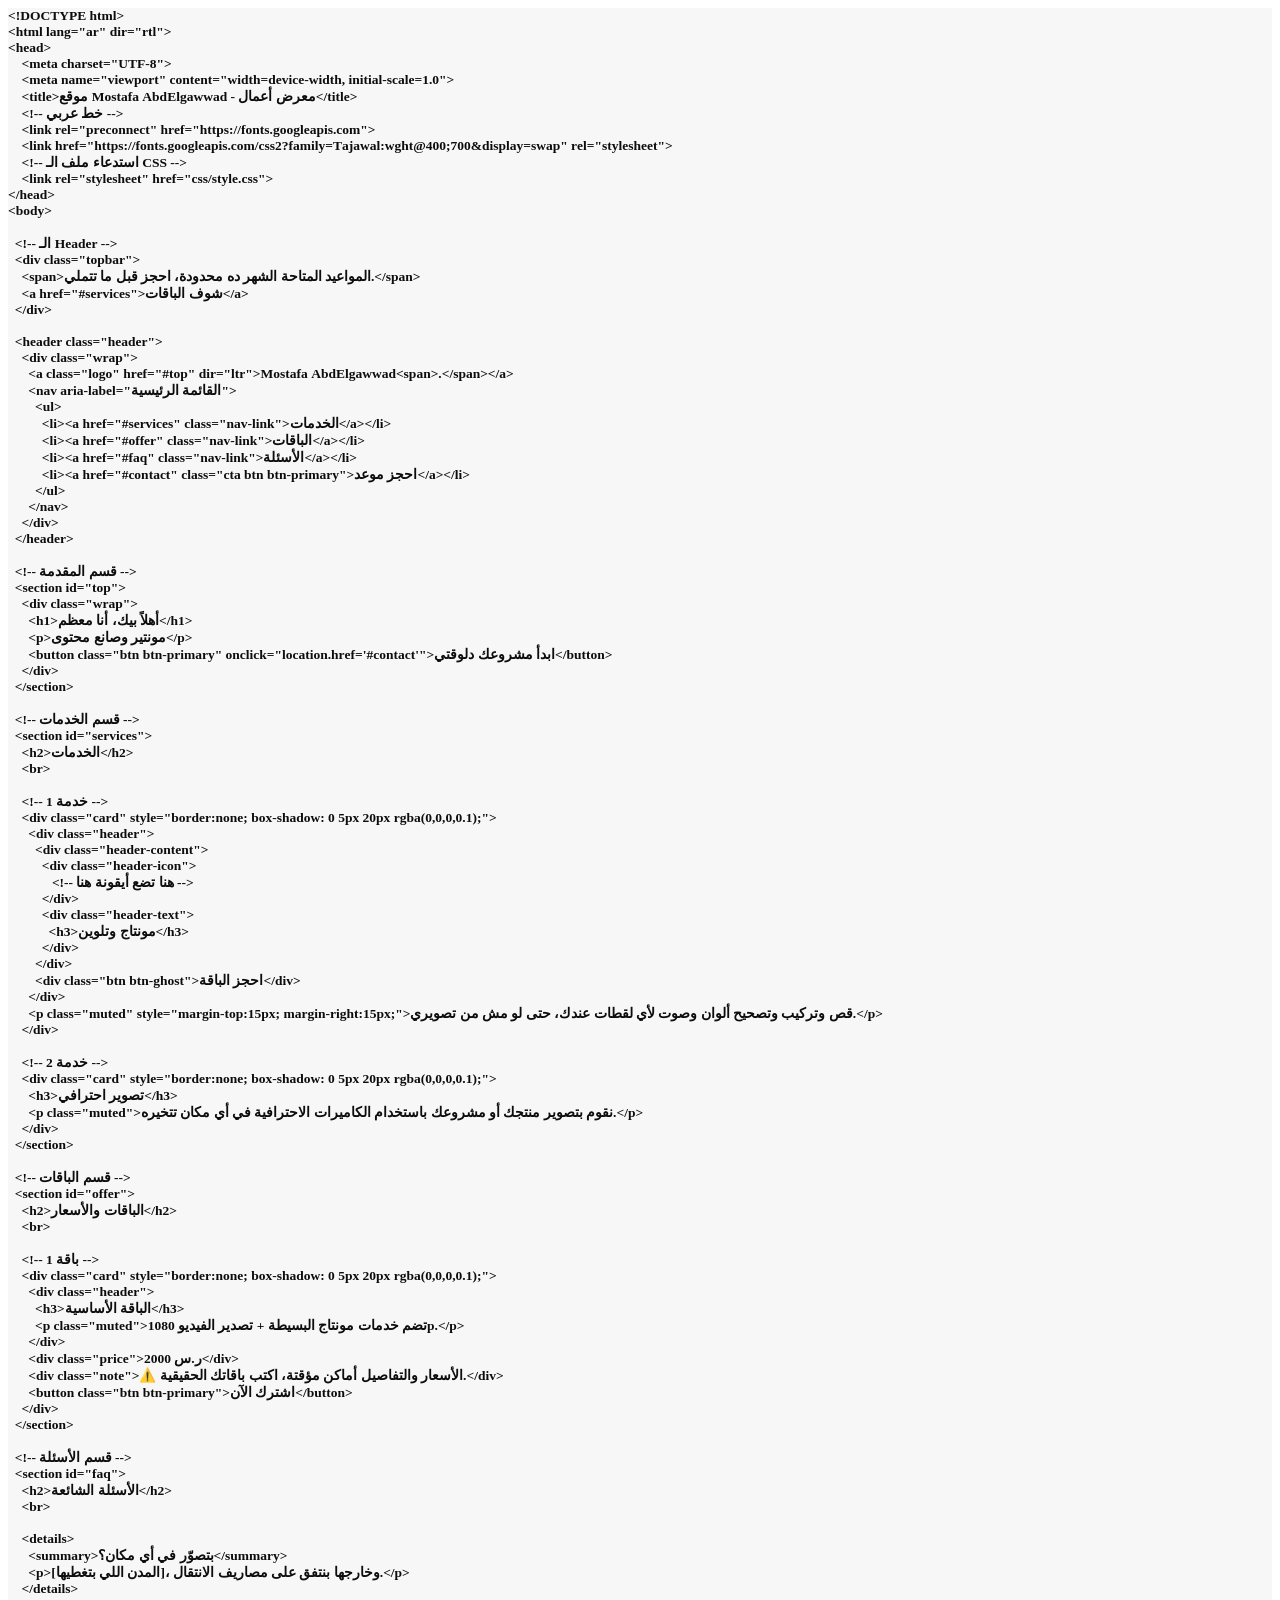
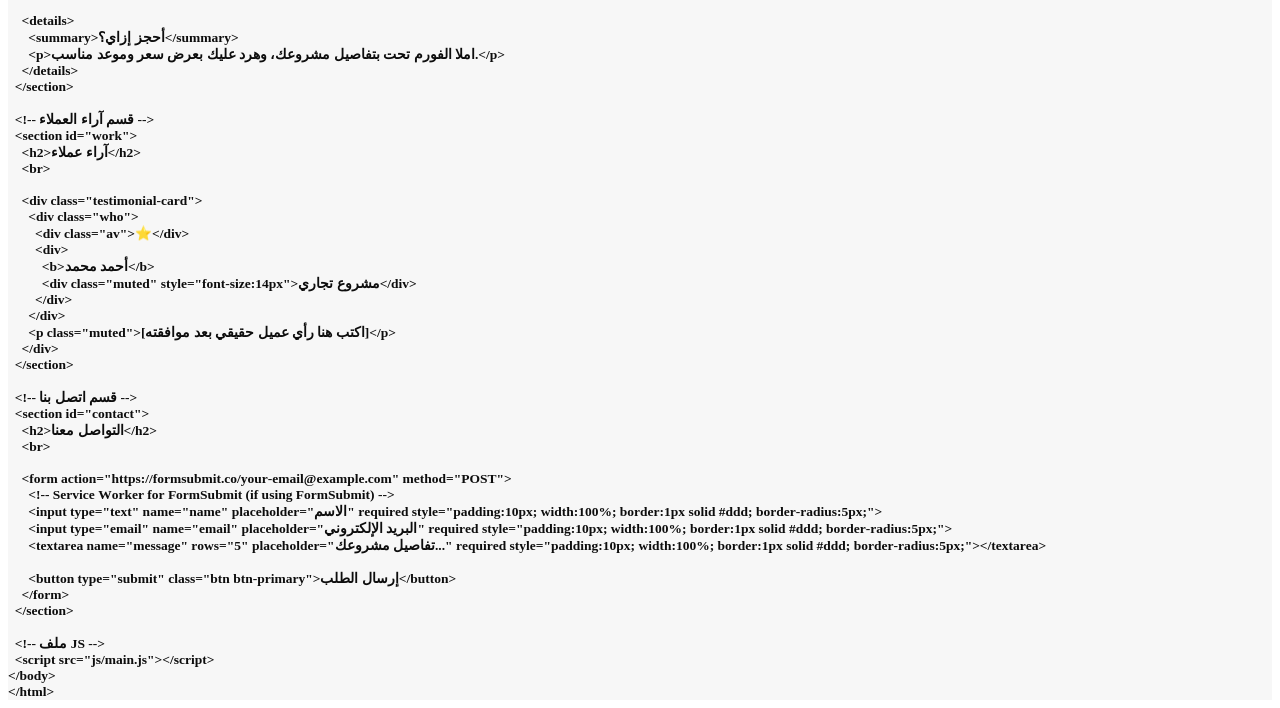
<file: contact.html>
<!DOCTYPE html PUBLIC "-//W3C//DTD HTML 4.01//EN" "http://www.w3.org/TR/html4/strict.dtd">
<html>
<head>
  <meta http-equiv="Content-Type" content="text/html; charset=utf-8">
  <meta http-equiv="Content-Style-Type" content="text/css">
  <title></title>
  <meta name="Generator" content="Cocoa HTML Writer">
  <meta name="CocoaVersion" content="2575.4">
  <style type="text/css">
    p.p1 {margin: 0.0px 0.0px 0.0px 0.0px; font: 13.5px '.SF NS Mono'; color: #0d0d0d; -webkit-text-stroke: #0d0d0d; background-color: #0d0d0d; background-color: rgba(13, 13, 13, 0.031)}
    p.p2 {margin: 0.0px 0.0px 0.0px 0.0px; font: 13.5px '.SF NS Mono'; color: #0d0d0d; -webkit-text-stroke: #0d0d0d; background-color: #0d0d0d; background-color: rgba(13, 13, 13, 0.031); min-height: 16.0px}
    span.s1 {font: 13.5px '.AppleSystemUIFontMonospaced'; font-kerning: none}
  </style>
</head>
<body>
<p class="p1"><span class="s1"><b>&lt;!DOCTYPE html&gt;</b></span></p>
<p class="p1"><span class="s1"><b>&lt;html lang="ar" dir="rtl"&gt;</b></span></p>
<p class="p1"><span class="s1"><b>&lt;head&gt;</b></span></p>
<p class="p1"><span class="s1"><b><span class="Apple-converted-space">    </span>&lt;meta charset="UTF-8"&gt;</b></span></p>
<p class="p1"><span class="s1"><b><span class="Apple-converted-space">    </span>&lt;meta name="viewport" content="width=device-width, initial-scale=1.0"&gt;</b></span></p>
<p class="p1"><span class="s1"><b><span class="Apple-converted-space">    </span>&lt;title&gt;موقع Mostafa AbdElgawwad - معرض أعمال&lt;/title&gt;</b></span></p>
<p class="p1"><span class="s1"><b><span class="Apple-converted-space">    </span>&lt;!-- خط عربي --&gt;</b></span></p>
<p class="p1"><span class="s1"><b><span class="Apple-converted-space">    </span>&lt;link rel="preconnect" href="https://fonts.googleapis.com"&gt;</b></span></p>
<p class="p1"><span class="s1"><b><span class="Apple-converted-space">    </span>&lt;link href="https://fonts.googleapis.com/css2?family=Tajawal:wght@400;700&amp;display=swap" rel="stylesheet"&gt;</b></span></p>
<p class="p1"><span class="s1"><b><span class="Apple-converted-space">    </span>&lt;!-- استدعاء ملف الـ CSS --&gt;</b></span></p>
<p class="p1"><span class="s1"><b><span class="Apple-converted-space">    </span>&lt;link rel="stylesheet" href="css/style.css"&gt;</b></span></p>
<p class="p1"><span class="s1"><b>&lt;/head&gt;</b></span></p>
<p class="p1"><span class="s1"><b>&lt;body&gt;</b></span></p>
<p class="p2"><span class="s1"><b></b></span><br></p>
<p class="p1"><span class="s1"><b><span class="Apple-converted-space">  </span>&lt;!-- الـ Header --&gt;</b></span></p>
<p class="p1"><span class="s1"><b><span class="Apple-converted-space">  </span>&lt;div class="topbar"&gt;</b></span></p>
<p class="p1"><span class="s1"><b><span class="Apple-converted-space">    </span>&lt;span&gt;المواعيد المتاحة الشهر ده محدودة، احجز قبل ما تتملي.&lt;/span&gt;</b></span></p>
<p class="p1"><span class="s1"><b><span class="Apple-converted-space">    </span>&lt;a href="#services"&gt;شوف الباقات&lt;/a&gt;</b></span></p>
<p class="p1"><span class="s1"><b><span class="Apple-converted-space">  </span>&lt;/div&gt;</b></span></p>
<p class="p2"><span class="s1"><b></b></span><br></p>
<p class="p1"><span class="s1"><b><span class="Apple-converted-space">  </span>&lt;header class="header"&gt;</b></span></p>
<p class="p1"><span class="s1"><b><span class="Apple-converted-space">    </span>&lt;div class="wrap"&gt;</b></span></p>
<p class="p1"><span class="s1"><b><span class="Apple-converted-space">      </span>&lt;a class="logo" href="#top" dir="ltr"&gt;Mostafa AbdElgawwad&lt;span&gt;.&lt;/span&gt;&lt;/a&gt;</b></span></p>
<p class="p1"><span class="s1"><b><span class="Apple-converted-space">      </span>&lt;nav aria-label="القائمة الرئيسية"&gt;</b></span></p>
<p class="p1"><span class="s1"><b><span class="Apple-converted-space">        </span>&lt;ul&gt;</b></span></p>
<p class="p1"><span class="s1"><b><span class="Apple-converted-space">          </span>&lt;li&gt;&lt;a href="#services" class="nav-link"&gt;الخدمات&lt;/a&gt;&lt;/li&gt;</b></span></p>
<p class="p1"><span class="s1"><b><span class="Apple-converted-space">          </span>&lt;li&gt;&lt;a href="#offer" class="nav-link"&gt;الباقات&lt;/a&gt;&lt;/li&gt;</b></span></p>
<p class="p1"><span class="s1"><b><span class="Apple-converted-space">          </span>&lt;li&gt;&lt;a href="#faq" class="nav-link"&gt;الأسئلة&lt;/a&gt;&lt;/li&gt;</b></span></p>
<p class="p1"><span class="s1"><b><span class="Apple-converted-space">          </span>&lt;li&gt;&lt;a href="#contact" class="cta btn btn-primary"&gt;احجز موعد&lt;/a&gt;&lt;/li&gt;</b></span></p>
<p class="p1"><span class="s1"><b><span class="Apple-converted-space">        </span>&lt;/ul&gt;</b></span></p>
<p class="p1"><span class="s1"><b><span class="Apple-converted-space">      </span>&lt;/nav&gt;</b></span></p>
<p class="p1"><span class="s1"><b><span class="Apple-converted-space">    </span>&lt;/div&gt;</b></span></p>
<p class="p1"><span class="s1"><b><span class="Apple-converted-space">  </span>&lt;/header&gt;</b></span></p>
<p class="p2"><span class="s1"><b></b></span><br></p>
<p class="p1"><span class="s1"><b><span class="Apple-converted-space">  </span>&lt;!-- قسم المقدمة --&gt;</b></span></p>
<p class="p1"><span class="s1"><b><span class="Apple-converted-space">  </span>&lt;section id="top"&gt;</b></span></p>
<p class="p1"><span class="s1"><b><span class="Apple-converted-space">    </span>&lt;div class="wrap"&gt;</b></span></p>
<p class="p1"><span class="s1"><b><span class="Apple-converted-space">      </span>&lt;h1&gt;أهلاً بيك، أنا معظم&lt;/h1&gt;</b></span></p>
<p class="p1"><span class="s1"><b><span class="Apple-converted-space">      </span>&lt;p&gt;مونتير وصانع محتوى&lt;/p&gt;</b></span></p>
<p class="p1"><span class="s1"><b><span class="Apple-converted-space">      </span>&lt;button class="btn btn-primary" onclick="location.href='#contact'"&gt;ابدأ مشروعك دلوقتي&lt;/button&gt;</b></span></p>
<p class="p1"><span class="s1"><b><span class="Apple-converted-space">    </span>&lt;/div&gt;</b></span></p>
<p class="p1"><span class="s1"><b><span class="Apple-converted-space">  </span>&lt;/section&gt;</b></span></p>
<p class="p2"><span class="s1"><b></b></span><br></p>
<p class="p1"><span class="s1"><b><span class="Apple-converted-space">  </span>&lt;!-- قسم الخدمات --&gt;</b></span></p>
<p class="p1"><span class="s1"><b><span class="Apple-converted-space">  </span>&lt;section id="services"&gt;</b></span></p>
<p class="p1"><span class="s1"><b><span class="Apple-converted-space">    </span>&lt;h2&gt;الخدمات&lt;/h2&gt;</b></span></p>
<p class="p1"><span class="s1"><b><span class="Apple-converted-space">    </span>&lt;br&gt;</b></span></p>
<p class="p2"><span class="s1"><b><span class="Apple-converted-space">    </span></b></span></p>
<p class="p1"><span class="s1"><b><span class="Apple-converted-space">    </span>&lt;!-- خدمة 1 --&gt;</b></span></p>
<p class="p1"><span class="s1"><b><span class="Apple-converted-space">    </span>&lt;div class="card" style="border:none; box-shadow: 0 5px 20px rgba(0,0,0,0.1);"&gt;</b></span></p>
<p class="p1"><span class="s1"><b><span class="Apple-converted-space">      </span>&lt;div class="header"&gt;</b></span></p>
<p class="p1"><span class="s1"><b><span class="Apple-converted-space">        </span>&lt;div class="header-content"&gt;</b></span></p>
<p class="p1"><span class="s1"><b><span class="Apple-converted-space">          </span>&lt;div class="header-icon"&gt;</b></span></p>
<p class="p1"><span class="s1"><b><span class="Apple-converted-space">             </span>&lt;!-- هنا تضع أيقونة هنا --&gt;</b></span></p>
<p class="p1"><span class="s1"><b><span class="Apple-converted-space">          </span>&lt;/div&gt;</b></span></p>
<p class="p1"><span class="s1"><b><span class="Apple-converted-space">          </span>&lt;div class="header-text"&gt;</b></span></p>
<p class="p1"><span class="s1"><b><span class="Apple-converted-space">            </span>&lt;h3&gt;مونتاج وتلوين&lt;/h3&gt;</b></span></p>
<p class="p1"><span class="s1"><b><span class="Apple-converted-space">          </span>&lt;/div&gt;</b></span></p>
<p class="p1"><span class="s1"><b><span class="Apple-converted-space">        </span>&lt;/div&gt;</b></span></p>
<p class="p1"><span class="s1"><b><span class="Apple-converted-space">        </span>&lt;div class="btn btn-ghost"&gt;احجز الباقة&lt;/div&gt;</b></span></p>
<p class="p1"><span class="s1"><b><span class="Apple-converted-space">      </span>&lt;/div&gt;</b></span></p>
<p class="p1"><span class="s1"><b><span class="Apple-converted-space">      </span>&lt;p class="muted" style="margin-top:15px; margin-right:15px;"&gt;قص وتركيب وتصحيح ألوان وصوت لأي لقطات عندك، حتى لو مش من تصويري.&lt;/p&gt;</b></span></p>
<p class="p1"><span class="s1"><b><span class="Apple-converted-space">    </span>&lt;/div&gt;</b></span></p>
<p class="p2"><span class="s1"><b><span class="Apple-converted-space">    </span></b></span></p>
<p class="p1"><span class="s1"><b><span class="Apple-converted-space">    </span>&lt;!-- خدمة 2 --&gt;</b></span></p>
<p class="p1"><span class="s1"><b><span class="Apple-converted-space">    </span>&lt;div class="card" style="border:none; box-shadow: 0 5px 20px rgba(0,0,0,0.1);"&gt;</b></span></p>
<p class="p1"><span class="s1"><b><span class="Apple-converted-space">      </span>&lt;h3&gt;تصوير احترافي&lt;/h3&gt;</b></span></p>
<p class="p1"><span class="s1"><b><span class="Apple-converted-space">      </span>&lt;p class="muted"&gt;نقوم بتصوير منتجك أو مشروعك باستخدام الكاميرات الاحترافية في أي مكان تتخيره.&lt;/p&gt;</b></span></p>
<p class="p1"><span class="s1"><b><span class="Apple-converted-space">    </span>&lt;/div&gt;</b></span></p>
<p class="p1"><span class="s1"><b><span class="Apple-converted-space">  </span>&lt;/section&gt;</b></span></p>
<p class="p2"><span class="s1"><b></b></span><br></p>
<p class="p1"><span class="s1"><b><span class="Apple-converted-space">  </span>&lt;!-- قسم الباقات --&gt;</b></span></p>
<p class="p1"><span class="s1"><b><span class="Apple-converted-space">  </span>&lt;section id="offer"&gt;</b></span></p>
<p class="p1"><span class="s1"><b><span class="Apple-converted-space">    </span>&lt;h2&gt;الباقات والأسعار&lt;/h2&gt;</b></span></p>
<p class="p1"><span class="s1"><b><span class="Apple-converted-space">    </span>&lt;br&gt;</b></span></p>
<p class="p2"><span class="s1"><b><span class="Apple-converted-space">    </span></b></span></p>
<p class="p1"><span class="s1"><b><span class="Apple-converted-space">    </span>&lt;!-- باقة 1 --&gt;</b></span></p>
<p class="p1"><span class="s1"><b><span class="Apple-converted-space">    </span>&lt;div class="card" style="border:none; box-shadow: 0 5px 20px rgba(0,0,0,0.1);"&gt;</b></span></p>
<p class="p1"><span class="s1"><b><span class="Apple-converted-space">      </span>&lt;div class="header"&gt;</b></span></p>
<p class="p1"><span class="s1"><b><span class="Apple-converted-space">        </span>&lt;h3&gt;الباقة الأساسية&lt;/h3&gt;</b></span></p>
<p class="p1"><span class="s1"><b><span class="Apple-converted-space">        </span>&lt;p class="muted"&gt;تضم خدمات مونتاج البسيطة + تصدير الفيديو 1080p.&lt;/p&gt;</b></span></p>
<p class="p1"><span class="s1"><b><span class="Apple-converted-space">      </span>&lt;/div&gt;</b></span></p>
<p class="p1"><span class="s1"><b><span class="Apple-converted-space">      </span>&lt;div class="price"&gt;2000 ر.س&lt;/div&gt;</b></span></p>
<p class="p1"><span class="s1"><b><span class="Apple-converted-space">      </span>&lt;div class="note"&gt;⚠️ الأسعار والتفاصيل أماكن مؤقتة، اكتب باقاتك الحقيقية.&lt;/div&gt;</b></span></p>
<p class="p1"><span class="s1"><b><span class="Apple-converted-space">      </span>&lt;button class="btn btn-primary"&gt;اشترك الآن&lt;/button&gt;</b></span></p>
<p class="p1"><span class="s1"><b><span class="Apple-converted-space">    </span>&lt;/div&gt;</b></span></p>
<p class="p1"><span class="s1"><b><span class="Apple-converted-space">  </span>&lt;/section&gt;</b></span></p>
<p class="p2"><span class="s1"><b></b></span><br></p>
<p class="p1"><span class="s1"><b><span class="Apple-converted-space">  </span>&lt;!-- قسم الأسئلة --&gt;</b></span></p>
<p class="p1"><span class="s1"><b><span class="Apple-converted-space">  </span>&lt;section id="faq"&gt;</b></span></p>
<p class="p1"><span class="s1"><b><span class="Apple-converted-space">    </span>&lt;h2&gt;الأسئلة الشائعة&lt;/h2&gt;</b></span></p>
<p class="p1"><span class="s1"><b><span class="Apple-converted-space">    </span>&lt;br&gt;</b></span></p>
<p class="p2"><span class="s1"><b><span class="Apple-converted-space">    </span></b></span></p>
<p class="p1"><span class="s1"><b><span class="Apple-converted-space">    </span>&lt;details&gt;</b></span></p>
<p class="p1"><span class="s1"><b><span class="Apple-converted-space">      </span>&lt;summary&gt;بتصوّر في أي مكان؟&lt;/summary&gt;</b></span></p>
<p class="p1"><span class="s1"><b><span class="Apple-converted-space">      </span>&lt;p&gt;[المدن اللي بتغطيها]، وخارجها بنتفق على مصاريف الانتقال.&lt;/p&gt;</b></span></p>
<p class="p1"><span class="s1"><b><span class="Apple-converted-space">    </span>&lt;/details&gt;</b></span></p>
<p class="p2"><span class="s1"><b><span class="Apple-converted-space">    </span></b></span></p>
<p class="p1"><span class="s1"><b><span class="Apple-converted-space">    </span>&lt;details&gt;</b></span></p>
<p class="p1"><span class="s1"><b><span class="Apple-converted-space">      </span>&lt;summary&gt;أحجز إزاي؟&lt;/summary&gt;</b></span></p>
<p class="p1"><span class="s1"><b><span class="Apple-converted-space">      </span>&lt;p&gt;املا الفورم تحت بتفاصيل مشروعك، وهرد عليك بعرض سعر وموعد مناسب.&lt;/p&gt;</b></span></p>
<p class="p1"><span class="s1"><b><span class="Apple-converted-space">    </span>&lt;/details&gt;</b></span></p>
<p class="p1"><span class="s1"><b><span class="Apple-converted-space">  </span>&lt;/section&gt;</b></span></p>
<p class="p2"><span class="s1"><b></b></span><br></p>
<p class="p1"><span class="s1"><b><span class="Apple-converted-space">  </span>&lt;!-- قسم آراء العملاء --&gt;</b></span></p>
<p class="p1"><span class="s1"><b><span class="Apple-converted-space">  </span>&lt;section id="work"&gt;</b></span></p>
<p class="p1"><span class="s1"><b><span class="Apple-converted-space">    </span>&lt;h2&gt;آراء عملاء&lt;/h2&gt;</b></span></p>
<p class="p1"><span class="s1"><b><span class="Apple-converted-space">    </span>&lt;br&gt;</b></span></p>
<p class="p2"><span class="s1"><b><span class="Apple-converted-space">    </span></b></span></p>
<p class="p1"><span class="s1"><b><span class="Apple-converted-space">    </span>&lt;div class="testimonial-card"&gt;</b></span></p>
<p class="p1"><span class="s1"><b><span class="Apple-converted-space">      </span>&lt;div class="who"&gt;</b></span></p>
<p class="p1"><span class="s1"><b><span class="Apple-converted-space">        </span>&lt;div class="av"&gt;⭐&lt;/div&gt;</b></span></p>
<p class="p1"><span class="s1"><b><span class="Apple-converted-space">        </span>&lt;div&gt;</b></span></p>
<p class="p1"><span class="s1"><b><span class="Apple-converted-space">          </span>&lt;b&gt;أحمد محمد&lt;/b&gt;</b></span></p>
<p class="p1"><span class="s1"><b><span class="Apple-converted-space">          </span>&lt;div class="muted" style="font-size:14px"&gt;مشروع تجاري&lt;/div&gt;</b></span></p>
<p class="p1"><span class="s1"><b><span class="Apple-converted-space">        </span>&lt;/div&gt;</b></span></p>
<p class="p1"><span class="s1"><b><span class="Apple-converted-space">      </span>&lt;/div&gt;</b></span></p>
<p class="p1"><span class="s1"><b><span class="Apple-converted-space">      </span>&lt;p class="muted"&gt;[اكتب هنا رأي عميل حقيقي بعد موافقته]&lt;/p&gt;</b></span></p>
<p class="p1"><span class="s1"><b><span class="Apple-converted-space">    </span>&lt;/div&gt;</b></span></p>
<p class="p1"><span class="s1"><b><span class="Apple-converted-space">  </span>&lt;/section&gt;</b></span></p>
<p class="p2"><span class="s1"><b></b></span><br></p>
<p class="p1"><span class="s1"><b><span class="Apple-converted-space">  </span>&lt;!-- قسم اتصل بنا --&gt;</b></span></p>
<p class="p1"><span class="s1"><b><span class="Apple-converted-space">  </span>&lt;section id="contact"&gt;</b></span></p>
<p class="p1"><span class="s1"><b><span class="Apple-converted-space">    </span>&lt;h2&gt;التواصل معنا&lt;/h2&gt;</b></span></p>
<p class="p1"><span class="s1"><b><span class="Apple-converted-space">    </span>&lt;br&gt;</b></span></p>
<p class="p2"><span class="s1"><b><span class="Apple-converted-space">    </span></b></span></p>
<p class="p1"><span class="s1"><b><span class="Apple-converted-space">    </span>&lt;form action="https://formsubmit.co/your-email@example.com" method="POST"&gt;</b></span></p>
<p class="p1"><span class="s1"><b><span class="Apple-converted-space">      </span>&lt;!-- Service Worker for FormSubmit (if using FormSubmit) --&gt;</b></span></p>
<p class="p1"><span class="s1"><b><span class="Apple-converted-space">      </span>&lt;input type="text" name="name" placeholder="الاسم" required style="padding:10px; width:100%; border:1px solid #ddd; border-radius:5px;"&gt;</b></span></p>
<p class="p1"><span class="s1"><b><span class="Apple-converted-space">      </span>&lt;input type="email" name="email" placeholder="البريد الإلكتروني" required style="padding:10px; width:100%; border:1px solid #ddd; border-radius:5px;"&gt;</b></span></p>
<p class="p1"><span class="s1"><b><span class="Apple-converted-space">      </span>&lt;textarea name="message" rows="5" placeholder="تفاصيل مشروعك..." required style="padding:10px; width:100%; border:1px solid #ddd; border-radius:5px;"&gt;&lt;/textarea&gt;</b></span></p>
<p class="p2"><span class="s1"><b><span class="Apple-converted-space">      </span></b></span></p>
<p class="p1"><span class="s1"><b><span class="Apple-converted-space">      </span>&lt;button type="submit" class="btn btn-primary"&gt;إرسال الطلب&lt;/button&gt;</b></span></p>
<p class="p1"><span class="s1"><b><span class="Apple-converted-space">    </span>&lt;/form&gt;</b></span></p>
<p class="p1"><span class="s1"><b><span class="Apple-converted-space">  </span>&lt;/section&gt;</b></span></p>
<p class="p2"><span class="s1"><b></b></span><br></p>
<p class="p1"><span class="s1"><b><span class="Apple-converted-space">  </span>&lt;!-- ملف JS --&gt;</b></span></p>
<p class="p1"><span class="s1"><b><span class="Apple-converted-space">  </span>&lt;script src="js/main.js"&gt;&lt;/script&gt;</b></span></p>
<p class="p1"><span class="s1"><b>&lt;/body&gt;</b></span></p>
<p class="p1"><span class="s1"><b>&lt;/html&gt;</b></span></p>
</body>
</html>
</file>
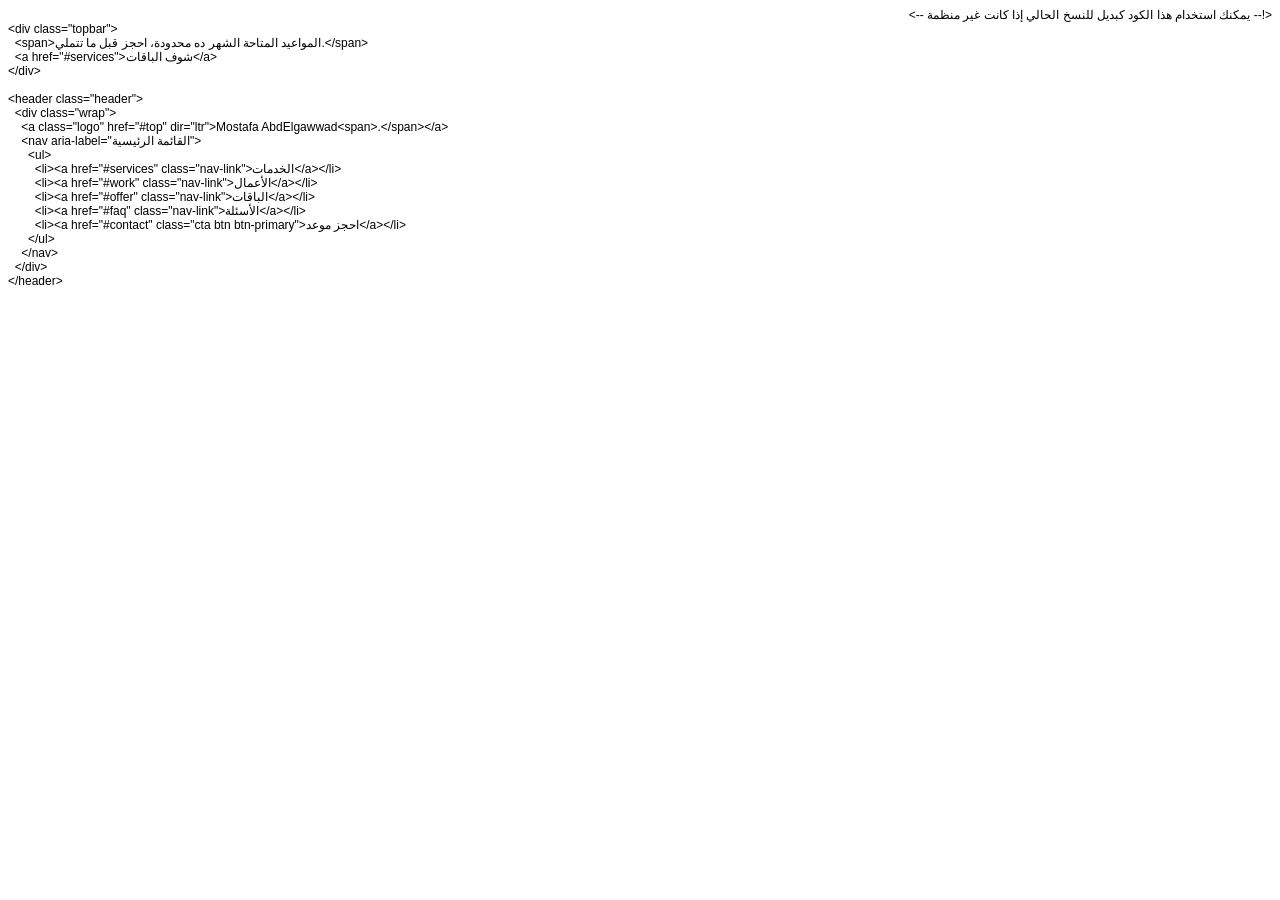
<file: home.html>
<!DOCTYPE html PUBLIC "-//W3C//DTD HTML 4.01//EN" "http://www.w3.org/TR/html4/strict.dtd">
<html>
<head>
  <meta http-equiv="Content-Type" content="text/html; charset=utf-8">
  <meta http-equiv="Content-Style-Type" content="text/css">
  <title></title>
  <meta name="Generator" content="Cocoa HTML Writer">
  <meta name="CocoaVersion" content="2575.4">
  <style type="text/css">
    p.p1 {margin: 0.0px 0.0px 0.0px 0.0px; font: 12.0px Helvetica}
    p.p2 {margin: 0.0px 0.0px 0.0px 0.0px; font: 12.0px Helvetica; min-height: 14.0px}
  </style>
</head>
<body>
<p dir="rtl" class="p1">&lt;!-- يمكنك استخدام هذا الكود كبديل للنسخ الحالي إذا كانت غير منظمة --&gt;</p>
<p class="p1">&lt;div class="topbar"&gt;</p>
<p class="p1"><span class="Apple-converted-space">  </span>&lt;span&gt;المواعيد المتاحة الشهر ده محدودة، احجز قبل ما تتملي.&lt;/span&gt;</p>
<p class="p1"><span class="Apple-converted-space">  </span>&lt;a href="#services"&gt;شوف الباقات&lt;/a&gt;</p>
<p class="p1">&lt;/div&gt;</p>
<p class="p2"><br></p>
<p class="p1">&lt;header class="header"&gt;</p>
<p class="p1"><span class="Apple-converted-space">  </span>&lt;div class="wrap"&gt;</p>
<p class="p1"><span class="Apple-converted-space">    </span>&lt;a class="logo" href="#top" dir="ltr"&gt;Mostafa AbdElgawwad&lt;span&gt;.&lt;/span&gt;&lt;/a&gt;</p>
<p class="p1"><span class="Apple-converted-space">    </span>&lt;nav aria-label="القائمة الرئيسية"&gt;</p>
<p class="p1"><span class="Apple-converted-space">      </span>&lt;ul&gt;</p>
<p class="p1"><span class="Apple-converted-space">        </span>&lt;li&gt;&lt;a href="#services" class="nav-link"&gt;الخدمات&lt;/a&gt;&lt;/li&gt;</p>
<p class="p1"><span class="Apple-converted-space">        </span>&lt;li&gt;&lt;a href="#work" class="nav-link"&gt;الأعمال&lt;/a&gt;&lt;/li&gt;</p>
<p class="p1"><span class="Apple-converted-space">        </span>&lt;li&gt;&lt;a href="#offer" class="nav-link"&gt;الباقات&lt;/a&gt;&lt;/li&gt;</p>
<p class="p1"><span class="Apple-converted-space">        </span>&lt;li&gt;&lt;a href="#faq" class="nav-link"&gt;الأسئلة&lt;/a&gt;&lt;/li&gt;</p>
<p class="p1"><span class="Apple-converted-space">        </span>&lt;li&gt;&lt;a href="#contact" class="cta btn btn-primary"&gt;احجز موعد&lt;/a&gt;&lt;/li&gt;</p>
<p class="p1"><span class="Apple-converted-space">      </span>&lt;/ul&gt;</p>
<p class="p1"><span class="Apple-converted-space">    </span>&lt;/nav&gt;</p>
<p class="p1"><span class="Apple-converted-space">  </span>&lt;/div&gt;</p>
<p class="p1">&lt;/header&gt;</p>
</body>
</html>
</file>
